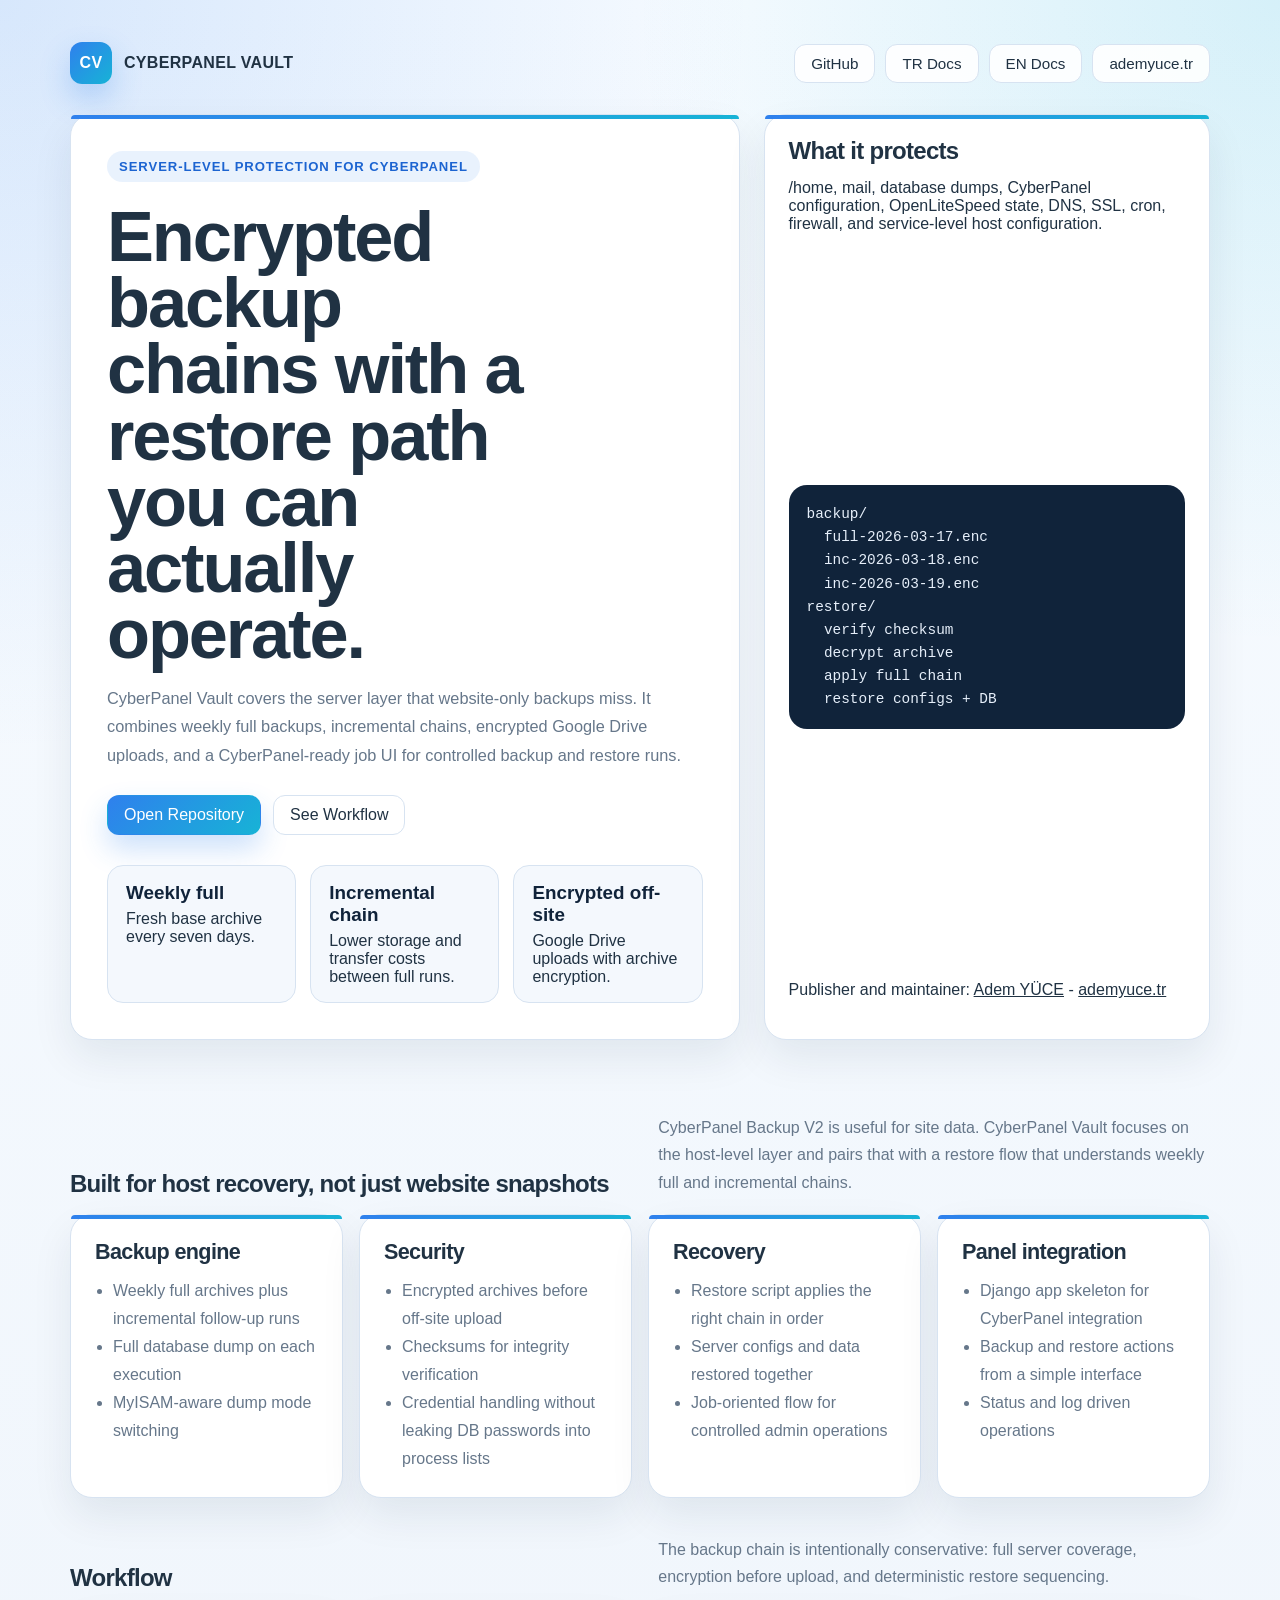
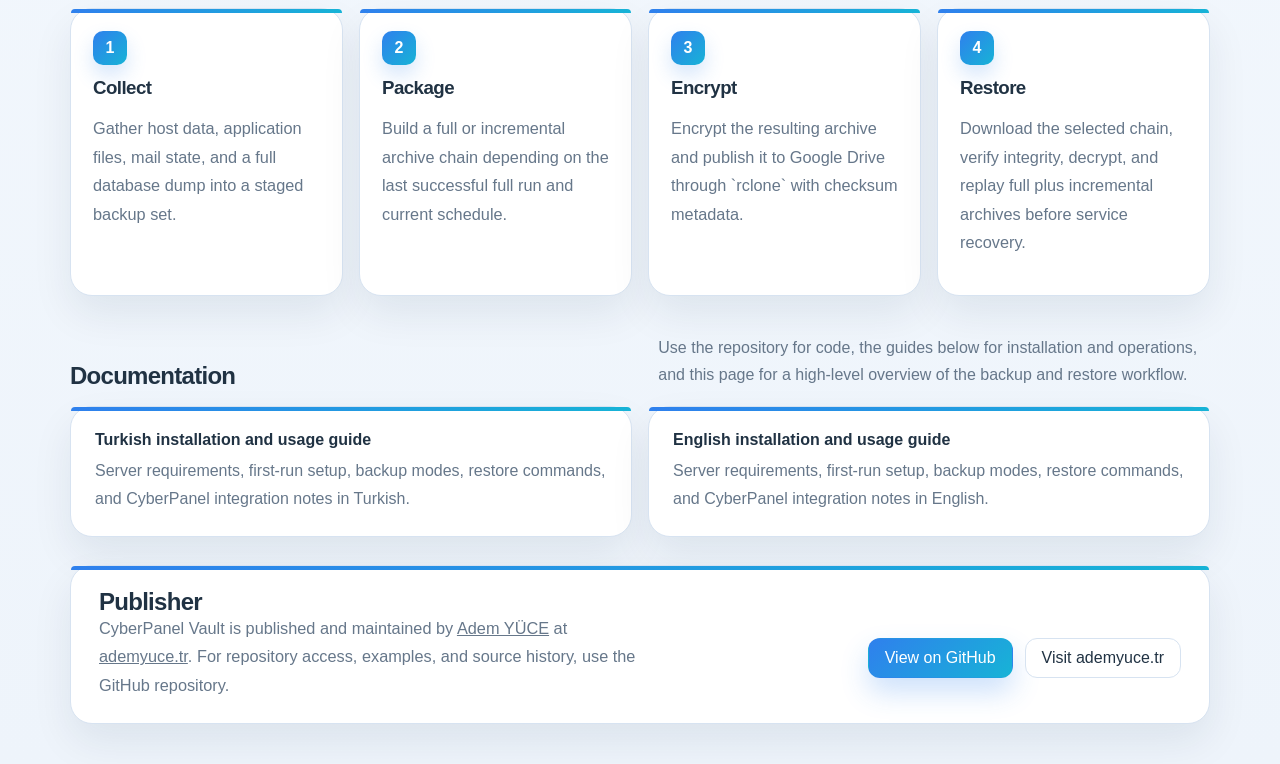
<file: docs/index.html>
<!DOCTYPE html>
<html lang="en">
<head>
  <meta charset="utf-8">
  <meta name="viewport" content="width=device-width, initial-scale=1">
  <title>CyberPanel Vault | Encrypted Backup and Restore for CyberPanel</title>
  <meta name="description" content="CyberPanel Vault delivers weekly full backups, incremental chains, encrypted Google Drive uploads, and a CyberPanel-ready restore interface for server-level recovery.">
  <meta name="keywords" content="CyberPanel backup, CyberPanel restore, Google Drive backup, rclone backup, incremental backup, OpenLiteSpeed backup, server recovery">
  <meta name="author" content="Adem Yuce">
  <meta name="theme-color" content="#143642">
  <meta name="robots" content="index, follow">
  <meta name="geo.region" content="TR">
  <meta name="geo.placename" content="Turkey">
  <link rel="canonical" href="https://adeministratorr.github.io/cyberpanel-vault/">
  <link rel="icon" href="assets/icon.svg" type="image/svg+xml">
  <link rel="manifest" href="site.webmanifest">
  <link rel="stylesheet" href="assets/cyberpanel-pages.css?v=2">
  <meta property="og:type" content="website">
  <meta property="og:title" content="CyberPanel Vault">
  <meta property="og:description" content="Encrypted weekly full and incremental server backups for CyberPanel, with Google Drive uploads and restore tooling.">
  <meta property="og:url" content="https://adeministratorr.github.io/cyberpanel-vault/">
  <meta property="og:image" content="https://adeministratorr.github.io/cyberpanel-vault/assets/social-preview.svg">
  <meta property="og:site_name" content="CyberPanel Vault">
  <meta name="twitter:card" content="summary_large_image">
  <meta name="twitter:title" content="CyberPanel Vault">
  <meta name="twitter:description" content="CyberPanel server backup and restore manager with weekly full backups, incremental chains, Google Drive support, encryption, and a CyberPanel-ready UI.">
  <meta name="twitter:image" content="https://adeministratorr.github.io/cyberpanel-vault/assets/social-preview.svg">
  <script type="application/ld+json">
    {
      "@context": "https://schema.org",
      "@type": "SoftwareSourceCode",
      "name": "CyberPanel Vault",
      "description": "Server-level backup and restore toolkit for CyberPanel with weekly full backups, incremental chains, encrypted Google Drive uploads, and a CyberPanel-ready UI.",
      "codeRepository": "https://github.com/adeministratorr/cyberpanel-vault",
      "url": "https://adeministratorr.github.io/cyberpanel-vault/",
      "programmingLanguage": ["Bash", "Python", "HTML"],
      "runtimePlatform": "Linux",
      "author": {
        "@type": "Person",
        "name": "Adem Yuce",
        "url": "https://ademyuce.tr"
      },
      "publisher": {
        "@type": "Organization",
        "name": "ademyuce.tr",
        "url": "https://ademyuce.tr"
      },
      "keywords": "CyberPanel, backup, restore, rclone, Google Drive, incremental backup"
    }
  </script>
</head>
<body class="landing-page">
  <div class="shell">
    <header class="hero">
      <nav class="nav">
        <a class="brand" href="https://github.com/adeministratorr/cyberpanel-vault">
          <span class="brand-mark">CV</span>
          <span>CyberPanel Vault</span>
        </a>
        <div class="nav-links">
          <a href="https://github.com/adeministratorr/cyberpanel-vault">GitHub</a>
          <a href="TR/">TR Docs</a>
          <a href="EN/">EN Docs</a>
          <a href="https://ademyuce.tr">ademyuce.tr</a>
        </div>
      </nav>
      <div class="hero-grid">
        <section class="hero-copy">
          <span class="eyebrow">Server-Level Protection for CyberPanel</span>
          <h1>Encrypted backup chains with a restore path you can actually operate.</h1>
          <p>CyberPanel Vault covers the server layer that website-only backups miss. It combines weekly full backups, incremental chains, encrypted Google Drive uploads, and a CyberPanel-ready job UI for controlled backup and restore runs.</p>
          <div class="actions">
            <a class="button primary" href="https://github.com/adeministratorr/cyberpanel-vault">Open Repository</a>
            <a class="button secondary" href="#workflow">See Workflow</a>
          </div>
          <div class="meta">
            <div>
              <strong>Weekly full</strong>
              <span>Fresh base archive every seven days.</span>
            </div>
            <div>
              <strong>Incremental chain</strong>
              <span>Lower storage and transfer costs between full runs.</span>
            </div>
            <div>
              <strong>Encrypted off-site</strong>
              <span>Google Drive uploads with archive encryption.</span>
            </div>
          </div>
        </section>
        <aside class="hero-panel">
          <div>
            <h2>What it protects</h2>
            <p>/home, mail, database dumps, CyberPanel configuration, OpenLiteSpeed state, DNS, SSL, cron, firewall, and service-level host configuration.</p>
          </div>
          <pre><code>backup/
  full-2026-03-17.enc
  inc-2026-03-18.enc
  inc-2026-03-19.enc
restore/
  verify checksum
  decrypt archive
  apply full chain
  restore configs + DB</code></pre>
          <div>
            <p>Publisher and maintainer: <a href="https://ademyuce.tr">Adem YÜCE</a> - <a href="https://ademyuce.tr">ademyuce.tr</a></p>
          </div>
        </aside>
      </div>
    </header>

    <main>
      <section class="section">
        <div class="section-head">
          <div>
            <h2>Built for host recovery, not just website snapshots</h2>
          </div>
          <p>CyberPanel Backup V2 is useful for site data. CyberPanel Vault focuses on the host-level layer and pairs that with a restore flow that understands weekly full and incremental chains.</p>
        </div>
        <div class="grid">
          <article class="panel">
            <h3>Backup engine</h3>
            <ul>
              <li>Weekly full archives plus incremental follow-up runs</li>
              <li>Full database dump on each execution</li>
              <li>MyISAM-aware dump mode switching</li>
            </ul>
          </article>
          <article class="panel">
            <h3>Security</h3>
            <ul>
              <li>Encrypted archives before off-site upload</li>
              <li>Checksums for integrity verification</li>
              <li>Credential handling without leaking DB passwords into process lists</li>
            </ul>
          </article>
          <article class="panel">
            <h3>Recovery</h3>
            <ul>
              <li>Restore script applies the right chain in order</li>
              <li>Server configs and data restored together</li>
              <li>Job-oriented flow for controlled admin operations</li>
            </ul>
          </article>
          <article class="panel">
            <h3>Panel integration</h3>
            <ul>
              <li>Django app skeleton for CyberPanel integration</li>
              <li>Backup and restore actions from a simple interface</li>
              <li>Status and log driven operations</li>
            </ul>
          </article>
        </div>
      </section>

      <section class="section" id="workflow">
        <div class="section-head">
          <div>
            <h2>Workflow</h2>
          </div>
          <p>The backup chain is intentionally conservative: full server coverage, encryption before upload, and deterministic restore sequencing.</p>
        </div>
        <div class="workflow">
          <article class="workflow-card">
            <span class="step">1</span>
            <h3>Collect</h3>
            <p>Gather host data, application files, mail state, and a full database dump into a staged backup set.</p>
          </article>
          <article class="workflow-card">
            <span class="step">2</span>
            <h3>Package</h3>
            <p>Build a full or incremental archive chain depending on the last successful full run and current schedule.</p>
          </article>
          <article class="workflow-card">
            <span class="step">3</span>
            <h3>Encrypt</h3>
            <p>Encrypt the resulting archive and publish it to Google Drive through `rclone` with checksum metadata.</p>
          </article>
          <article class="workflow-card">
            <span class="step">4</span>
            <h3>Restore</h3>
            <p>Download the selected chain, verify integrity, decrypt, and replay full plus incremental archives before service recovery.</p>
          </article>
        </div>
      </section>

      <section class="section">
        <div class="section-head">
          <div>
            <h2>Documentation</h2>
          </div>
          <p>Use the repository for code, the guides below for installation and operations, and this page for a high-level overview of the backup and restore workflow.</p>
        </div>
        <div class="docs-grid">
          <a class="doc-link" href="TR/kurulum-ve-kullanim/">
            <strong>Turkish installation and usage guide</strong>
            <span>Server requirements, first-run setup, backup modes, restore commands, and CyberPanel integration notes in Turkish.</span>
          </a>
          <a class="doc-link" href="EN/installation-and-usage/">
            <strong>English installation and usage guide</strong>
            <span>Server requirements, first-run setup, backup modes, restore commands, and CyberPanel integration notes in English.</span>
          </a>
        </div>
      </section>
    </main>

    <footer class="footer">
      <div class="footer-card">
        <div>
          <h2>Publisher</h2>
          <p>CyberPanel Vault is published and maintained by <a href="https://ademyuce.tr">Adem YÜCE</a> at <a href="https://ademyuce.tr">ademyuce.tr</a>. For repository access, examples, and source history, use the GitHub repository.</p>
        </div>
        <div class="actions">
          <a class="button primary" href="https://github.com/adeministratorr/cyberpanel-vault">View on GitHub</a>
          <a class="button secondary" href="https://ademyuce.tr">Visit ademyuce.tr</a>
        </div>
      </div>
    </footer>
  </div>
</body>
</html>
</file>
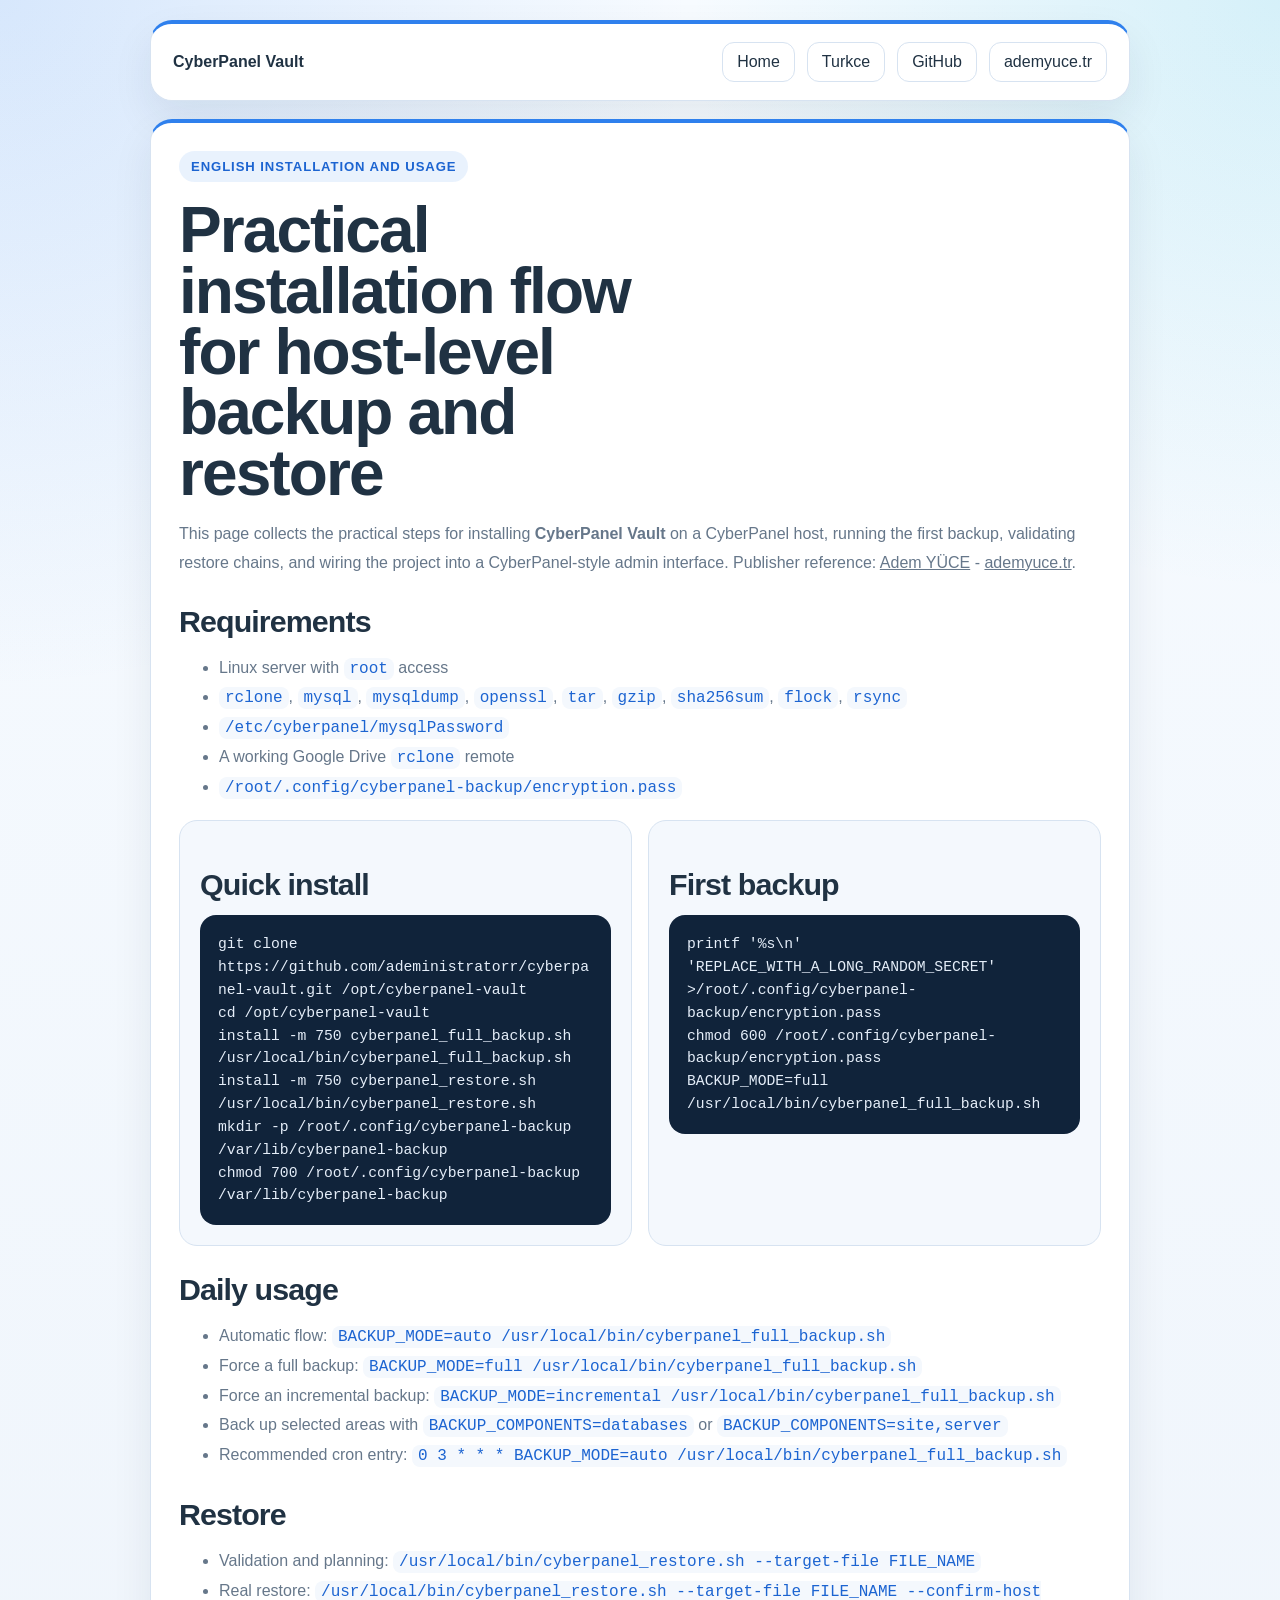
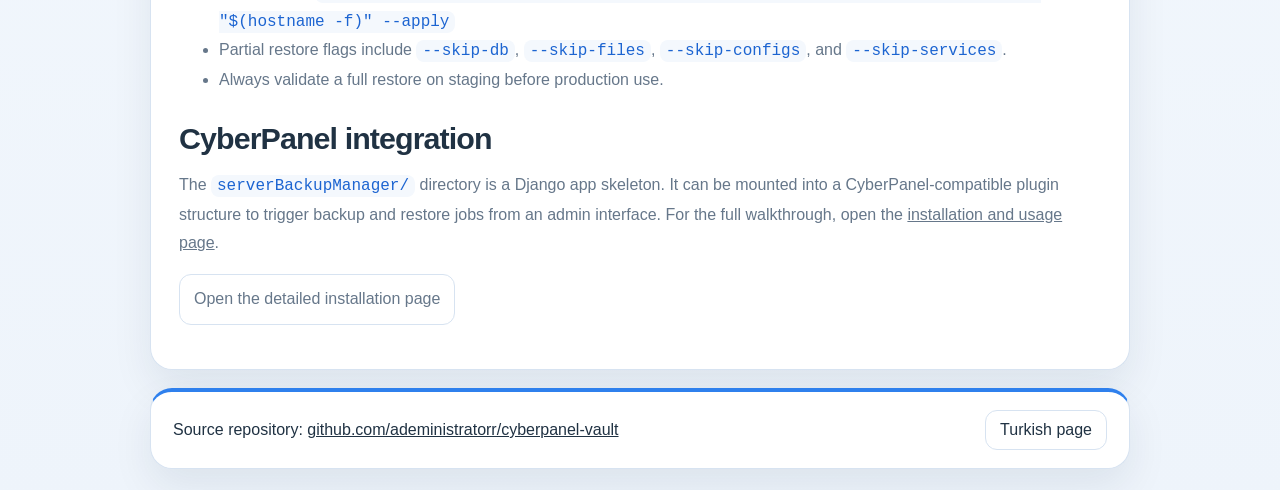
<file: docs/EN/index.html>
<!DOCTYPE html>
<html lang="en">
<head>
  <meta charset="utf-8">
  <meta name="viewport" content="width=device-width, initial-scale=1">
  <title>CyberPanel Vault | Installation and Usage Guide</title>
  <meta name="description" content="English installation guide for CyberPanel Vault covering setup, backup usage, restore flow, and CyberPanel integration.">
  <meta name="robots" content="index, follow">
  <meta name="geo.region" content="TR">
  <meta name="geo.placename" content="Turkey">
  <link rel="canonical" href="https://adeministratorr.github.io/cyberpanel-vault/EN/">
  <link rel="icon" href="../assets/icon.svg" type="image/svg+xml">
  <link rel="stylesheet" href="../assets/cyberpanel-pages.css?v=3">
</head>
<body class="guide-page">
  <div class="shell">
    <nav class="nav">
      <strong>CyberPanel Vault</strong>
      <div>
        <a href="../">Home</a>
        <a href="../TR/">Turkce</a>
        <a href="https://github.com/adeministratorr/cyberpanel-vault">GitHub</a>
        <a href="https://ademyuce.tr">ademyuce.tr</a>
      </div>
    </nav>

    <article class="card">
      <span class="eyebrow">English Installation and Usage</span>
      <h1>Practical installation flow for host-level backup and restore</h1>
      <p>This page collects the practical steps for installing <strong>CyberPanel Vault</strong> on a CyberPanel host, running the first backup, validating restore chains, and wiring the project into a CyberPanel-style admin interface. Publisher reference: <a href="https://ademyuce.tr">Adem YÜCE</a> - <a href="https://ademyuce.tr">ademyuce.tr</a>.</p>

      <h2>Requirements</h2>
      <ul>
        <li>Linux server with <code>root</code> access</li>
        <li><code>rclone</code>, <code>mysql</code>, <code>mysqldump</code>, <code>openssl</code>, <code>tar</code>, <code>gzip</code>, <code>sha256sum</code>, <code>flock</code>, <code>rsync</code></li>
        <li><code>/etc/cyberpanel/mysqlPassword</code></li>
        <li>A working Google Drive <code>rclone</code> remote</li>
        <li><code>/root/.config/cyberpanel-backup/encryption.pass</code></li>
      </ul>

      <div class="grid">
        <section class="mini">
          <h2>Quick install</h2>
          <pre><code>git clone https://github.com/adeministratorr/cyberpanel-vault.git /opt/cyberpanel-vault
cd /opt/cyberpanel-vault
install -m 750 cyberpanel_full_backup.sh /usr/local/bin/cyberpanel_full_backup.sh
install -m 750 cyberpanel_restore.sh /usr/local/bin/cyberpanel_restore.sh
mkdir -p /root/.config/cyberpanel-backup /var/lib/cyberpanel-backup
chmod 700 /root/.config/cyberpanel-backup /var/lib/cyberpanel-backup</code></pre>
        </section>
        <section class="mini">
          <h2>First backup</h2>
          <pre><code>printf '%s\n' 'REPLACE_WITH_A_LONG_RANDOM_SECRET' >/root/.config/cyberpanel-backup/encryption.pass
chmod 600 /root/.config/cyberpanel-backup/encryption.pass
BACKUP_MODE=full /usr/local/bin/cyberpanel_full_backup.sh</code></pre>
        </section>
      </div>

      <h2>Daily usage</h2>
      <ul>
        <li>Automatic flow: <code>BACKUP_MODE=auto /usr/local/bin/cyberpanel_full_backup.sh</code></li>
        <li>Force a full backup: <code>BACKUP_MODE=full /usr/local/bin/cyberpanel_full_backup.sh</code></li>
        <li>Force an incremental backup: <code>BACKUP_MODE=incremental /usr/local/bin/cyberpanel_full_backup.sh</code></li>
        <li>Back up selected areas with <code>BACKUP_COMPONENTS=databases</code> or <code>BACKUP_COMPONENTS=site,server</code></li>
        <li>Recommended cron entry: <code>0 3 * * * BACKUP_MODE=auto /usr/local/bin/cyberpanel_full_backup.sh</code></li>
      </ul>

      <h2>Restore</h2>
      <ul>
        <li>Validation and planning: <code>/usr/local/bin/cyberpanel_restore.sh --target-file FILE_NAME</code></li>
        <li>Real restore: <code>/usr/local/bin/cyberpanel_restore.sh --target-file FILE_NAME --confirm-host "$(hostname -f)" --apply</code></li>
        <li>Partial restore flags include <code>--skip-db</code>, <code>--skip-files</code>, <code>--skip-configs</code>, and <code>--skip-services</code>.</li>
        <li>Always validate a full restore on staging before production use.</li>
      </ul>

      <h2>CyberPanel integration</h2>
      <p>The <code>serverBackupManager/</code> directory is a Django app skeleton. It can be mounted into a CyberPanel-compatible plugin structure to trigger backup and restore jobs from an admin interface. For the full walkthrough, open the <a href="installation-and-usage/">installation and usage page</a>.</p>
      <p><a class="button" href="installation-and-usage/">Open the detailed installation page</a></p>
    </article>

    <footer class="footer">
      <span>Source repository: <a href="https://github.com/adeministratorr/cyberpanel-vault">github.com/adeministratorr/cyberpanel-vault</a></span>
      <a class="button" href="../TR/">Turkish page</a>
    </footer>
  </div>
</body>
</html>
</file>
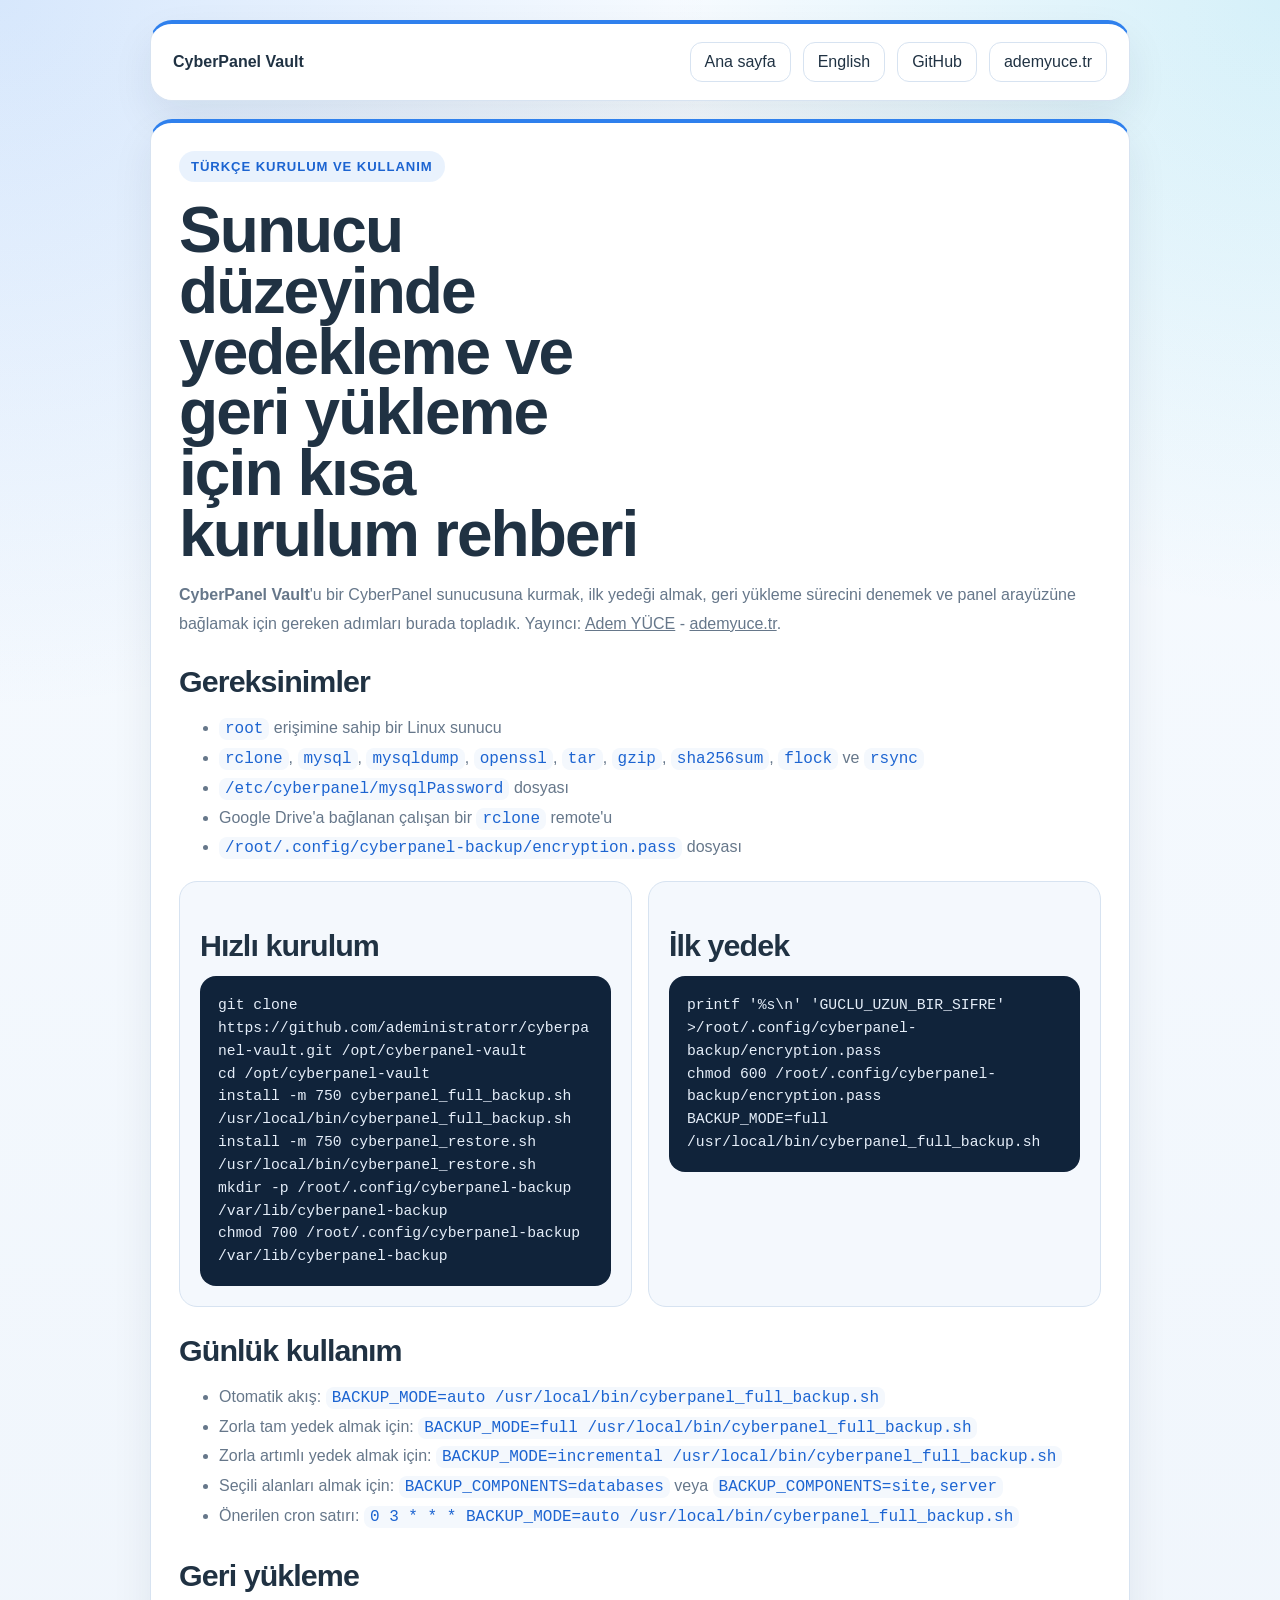
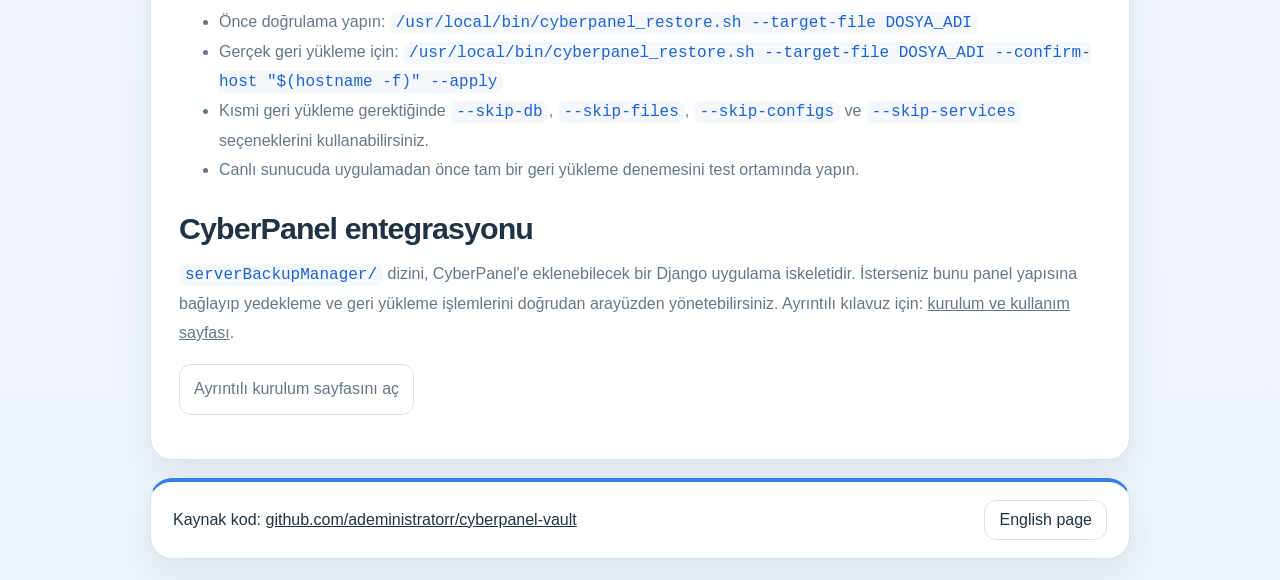
<file: docs/TR/index.html>
<!DOCTYPE html>
<html lang="tr">
<head>
  <meta charset="utf-8">
  <meta name="viewport" content="width=device-width, initial-scale=1">
  <title>CyberPanel Vault | Kurulum ve Kullanım Rehberi</title>
  <meta name="description" content="CyberPanel Vault için kurulum, yedekleme kullanımı, geri yükleme akışı ve CyberPanel entegrasyonu rehberi.">
  <meta name="robots" content="index, follow">
  <meta name="geo.region" content="TR">
  <meta name="geo.placename" content="Turkey">
  <link rel="canonical" href="https://adeministratorr.github.io/cyberpanel-vault/TR/">
  <link rel="icon" href="../assets/icon.svg" type="image/svg+xml">
  <link rel="stylesheet" href="../assets/cyberpanel-pages.css?v=3">
</head>
<body class="guide-page">
  <div class="shell">
    <nav class="nav">
      <strong>CyberPanel Vault</strong>
      <div>
        <a href="../">Ana sayfa</a>
        <a href="../EN/">English</a>
        <a href="https://github.com/adeministratorr/cyberpanel-vault">GitHub</a>
        <a href="https://ademyuce.tr">ademyuce.tr</a>
      </div>
    </nav>

    <article class="card">
      <span class="eyebrow">Türkçe Kurulum ve Kullanım</span>
      <h1>Sunucu düzeyinde yedekleme ve geri yükleme için kısa kurulum rehberi</h1>
      <p><strong>CyberPanel Vault</strong>'u bir CyberPanel sunucusuna kurmak, ilk yedeği almak, geri yükleme sürecini denemek ve panel arayüzüne bağlamak için gereken adımları burada topladık. Yayıncı: <a href="https://ademyuce.tr">Adem YÜCE</a> - <a href="https://ademyuce.tr">ademyuce.tr</a>.</p>

      <h2>Gereksinimler</h2>
      <ul>
        <li><code>root</code> erişimine sahip bir Linux sunucu</li>
        <li><code>rclone</code>, <code>mysql</code>, <code>mysqldump</code>, <code>openssl</code>, <code>tar</code>, <code>gzip</code>, <code>sha256sum</code>, <code>flock</code> ve <code>rsync</code></li>
        <li><code>/etc/cyberpanel/mysqlPassword</code> dosyası</li>
        <li>Google Drive'a bağlanan çalışan bir <code>rclone</code> remote'u</li>
        <li><code>/root/.config/cyberpanel-backup/encryption.pass</code> dosyası</li>
      </ul>

      <div class="grid">
        <section class="mini">
          <h2>Hızlı kurulum</h2>
          <pre><code>git clone https://github.com/adeministratorr/cyberpanel-vault.git /opt/cyberpanel-vault
cd /opt/cyberpanel-vault
install -m 750 cyberpanel_full_backup.sh /usr/local/bin/cyberpanel_full_backup.sh
install -m 750 cyberpanel_restore.sh /usr/local/bin/cyberpanel_restore.sh
mkdir -p /root/.config/cyberpanel-backup /var/lib/cyberpanel-backup
chmod 700 /root/.config/cyberpanel-backup /var/lib/cyberpanel-backup</code></pre>
        </section>
        <section class="mini">
          <h2>İlk yedek</h2>
          <pre><code>printf '%s\n' 'GUCLU_UZUN_BIR_SIFRE' >/root/.config/cyberpanel-backup/encryption.pass
chmod 600 /root/.config/cyberpanel-backup/encryption.pass
BACKUP_MODE=full /usr/local/bin/cyberpanel_full_backup.sh</code></pre>
        </section>
      </div>

      <h2>Günlük kullanım</h2>
      <ul>
        <li>Otomatik akış: <code>BACKUP_MODE=auto /usr/local/bin/cyberpanel_full_backup.sh</code></li>
        <li>Zorla tam yedek almak için: <code>BACKUP_MODE=full /usr/local/bin/cyberpanel_full_backup.sh</code></li>
        <li>Zorla artımlı yedek almak için: <code>BACKUP_MODE=incremental /usr/local/bin/cyberpanel_full_backup.sh</code></li>
        <li>Seçili alanları almak için: <code>BACKUP_COMPONENTS=databases</code> veya <code>BACKUP_COMPONENTS=site,server</code></li>
        <li>Önerilen cron satırı: <code>0 3 * * * BACKUP_MODE=auto /usr/local/bin/cyberpanel_full_backup.sh</code></li>
      </ul>

      <h2>Geri yükleme</h2>
      <ul>
        <li>Önce doğrulama yapın: <code>/usr/local/bin/cyberpanel_restore.sh --target-file DOSYA_ADI</code></li>
        <li>Gerçek geri yükleme için: <code>/usr/local/bin/cyberpanel_restore.sh --target-file DOSYA_ADI --confirm-host "$(hostname -f)" --apply</code></li>
        <li>Kısmi geri yükleme gerektiğinde <code>--skip-db</code>, <code>--skip-files</code>, <code>--skip-configs</code> ve <code>--skip-services</code> seçeneklerini kullanabilirsiniz.</li>
        <li>Canlı sunucuda uygulamadan önce tam bir geri yükleme denemesini test ortamında yapın.</li>
      </ul>

      <h2>CyberPanel entegrasyonu</h2>
      <p><code>serverBackupManager/</code> dizini, CyberPanel'e eklenebilecek bir Django uygulama iskeletidir. İsterseniz bunu panel yapısına bağlayıp yedekleme ve geri yükleme işlemlerini doğrudan arayüzden yönetebilirsiniz. Ayrıntılı kılavuz için: <a href="kurulum-ve-kullanim/">kurulum ve kullanım sayfası</a>.</p>
      <p><a class="button" href="kurulum-ve-kullanim/">Ayrıntılı kurulum sayfasını aç</a></p>
    </article>

    <footer class="footer">
      <span>Kaynak kod: <a href="https://github.com/adeministratorr/cyberpanel-vault">github.com/adeministratorr/cyberpanel-vault</a></span>
      <a class="button" href="../EN/">English page</a>
    </footer>
  </div>
</body>
</html>
</file>
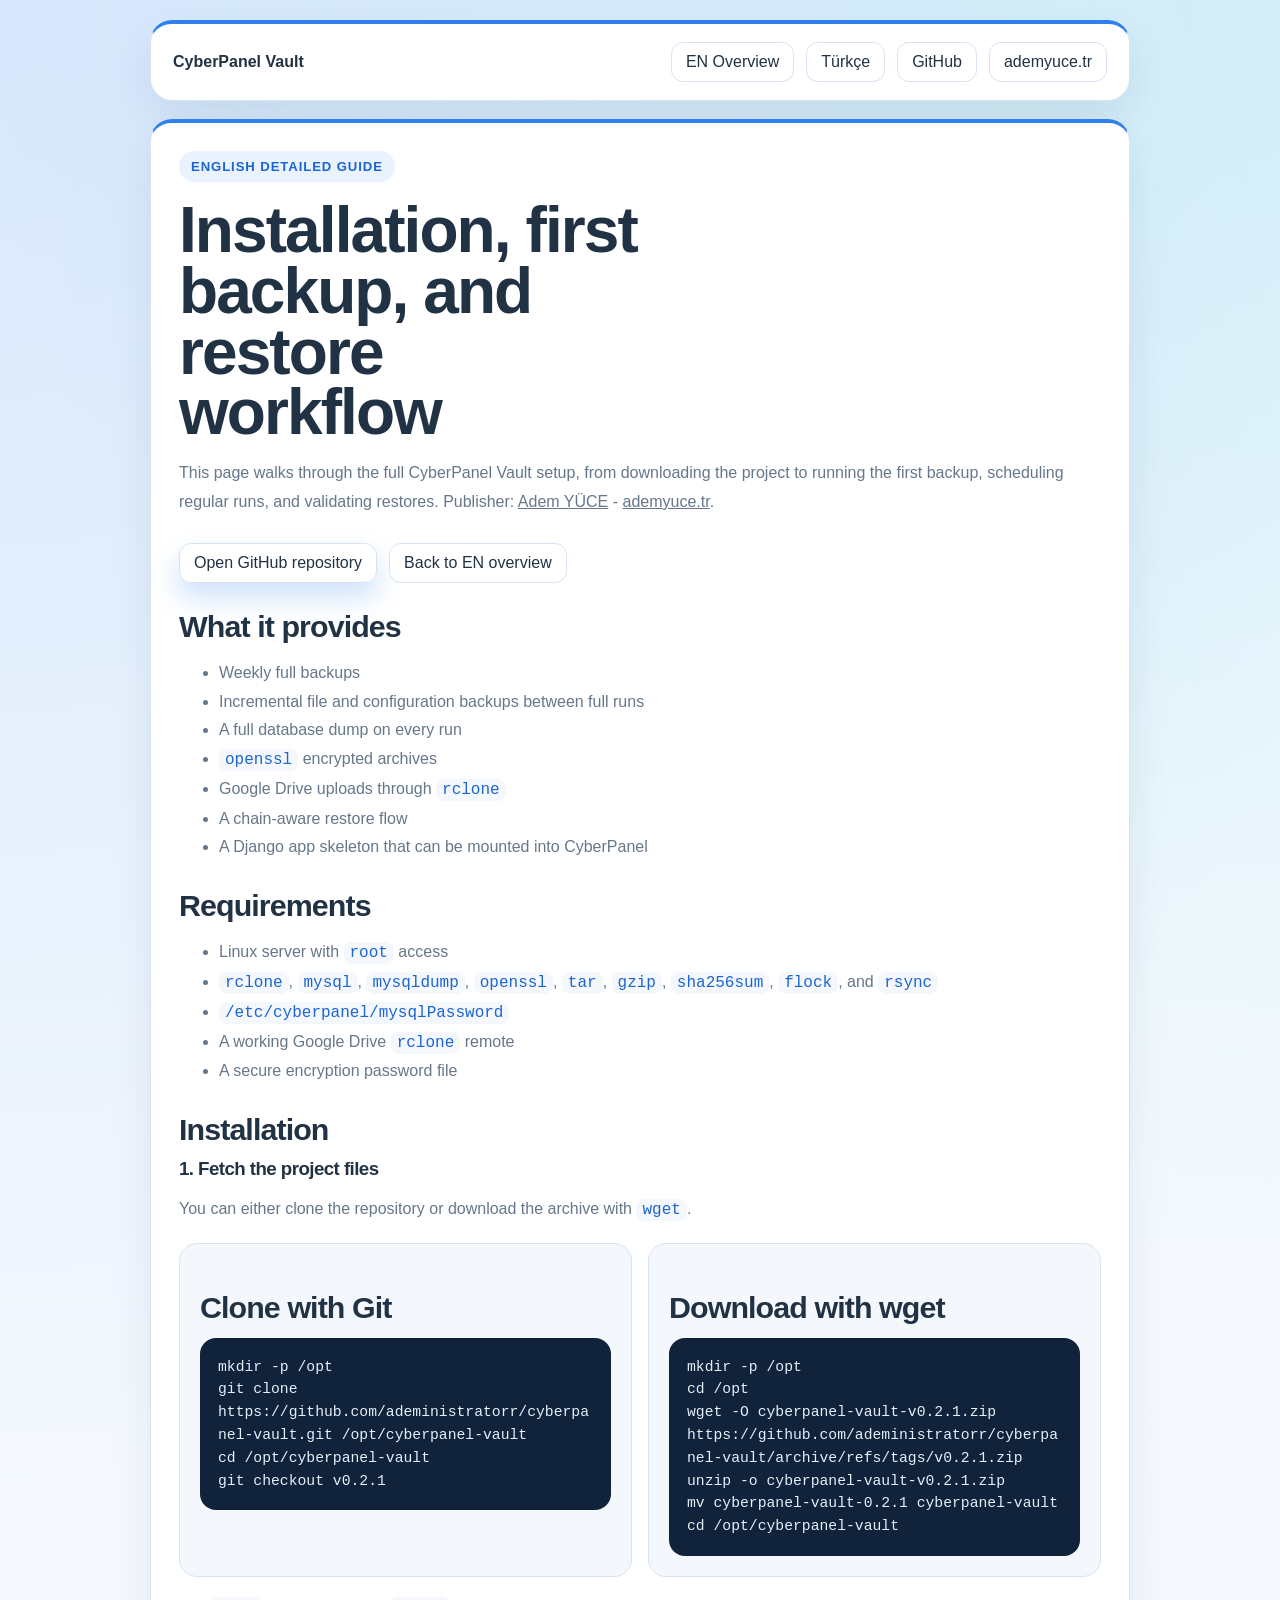
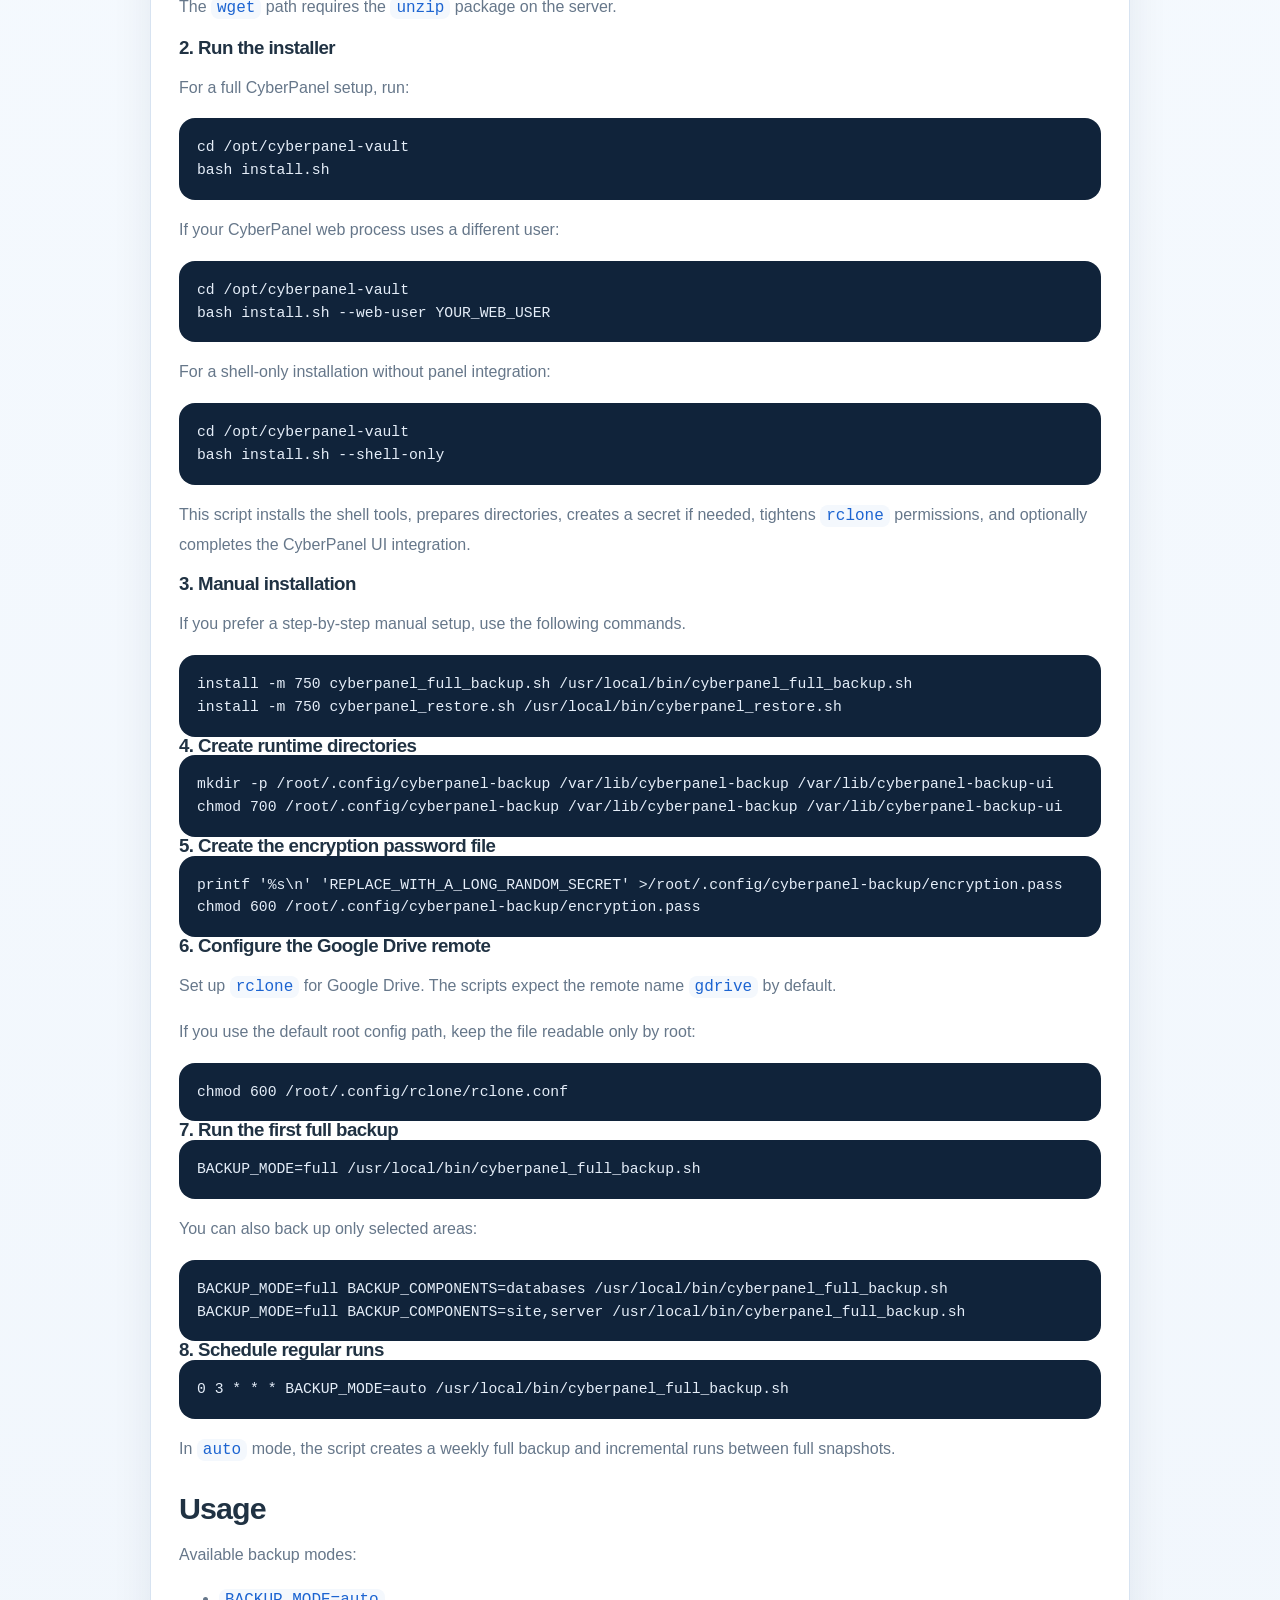
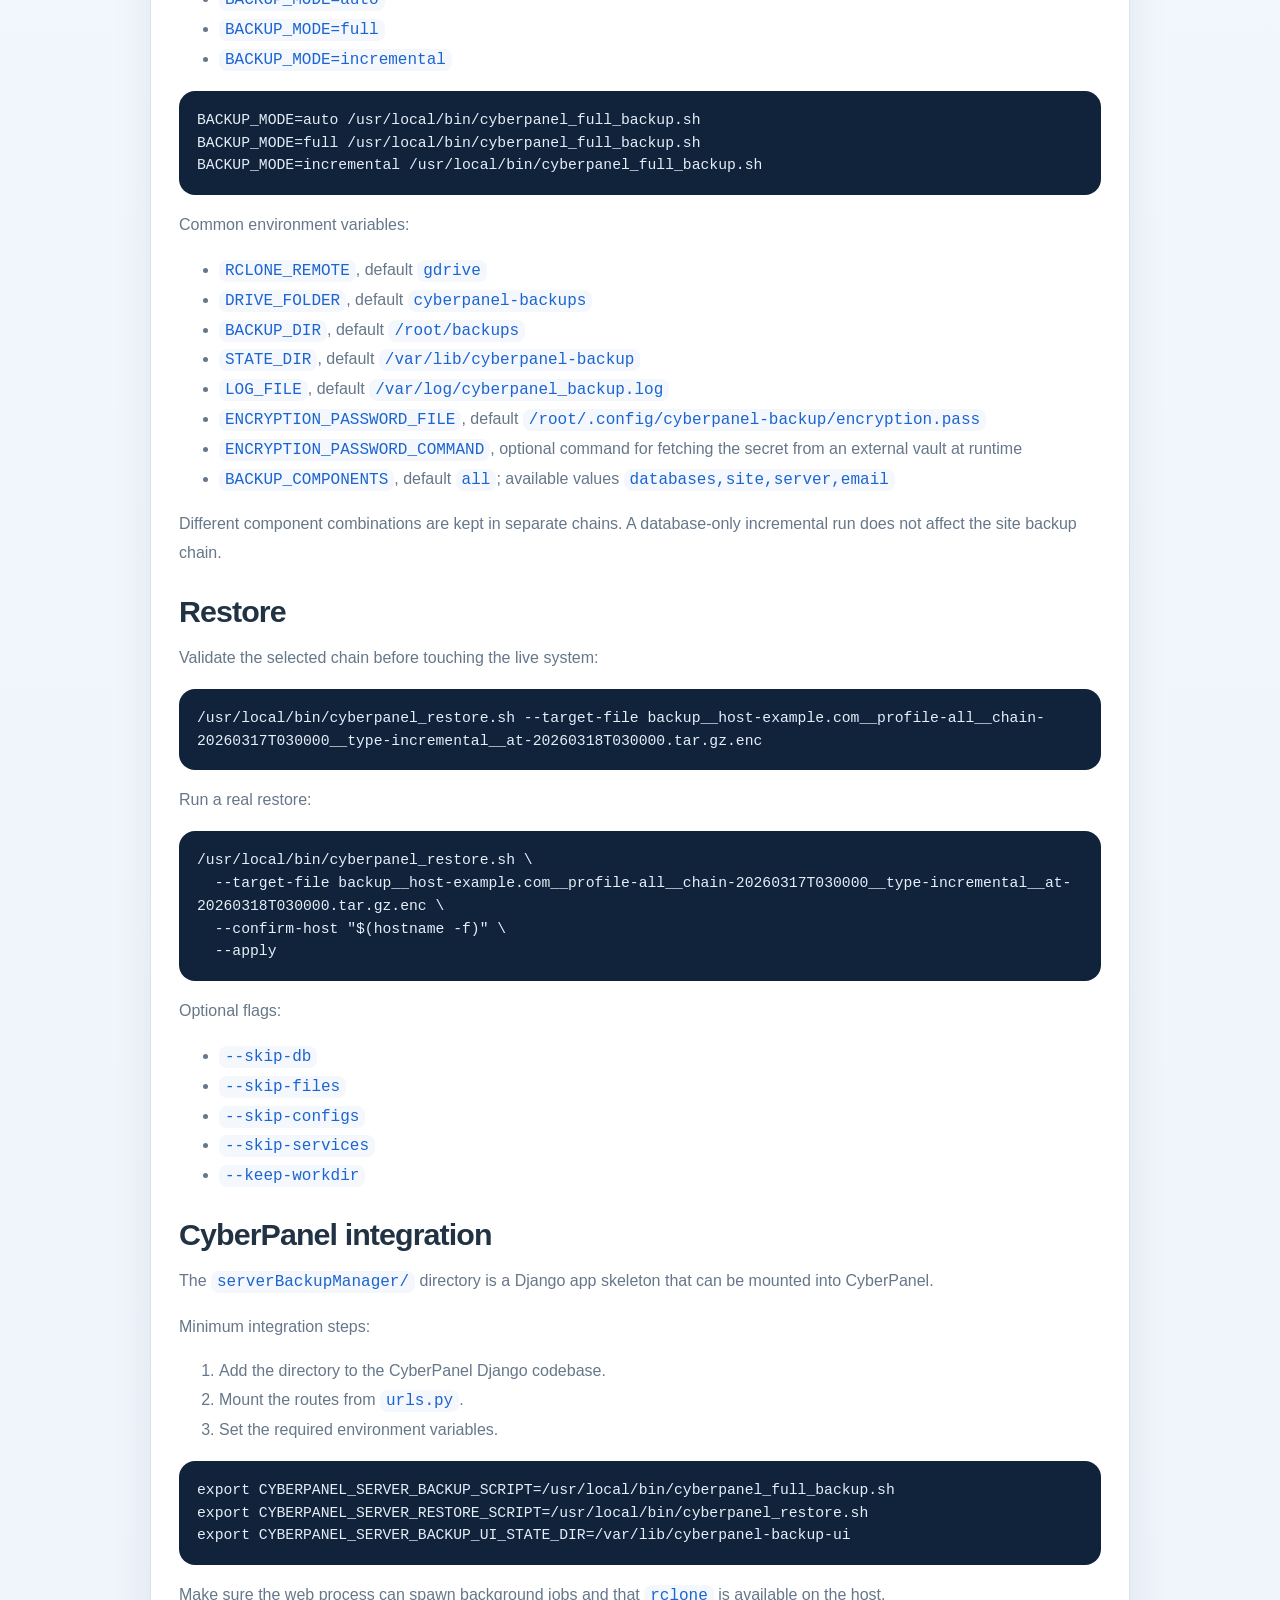
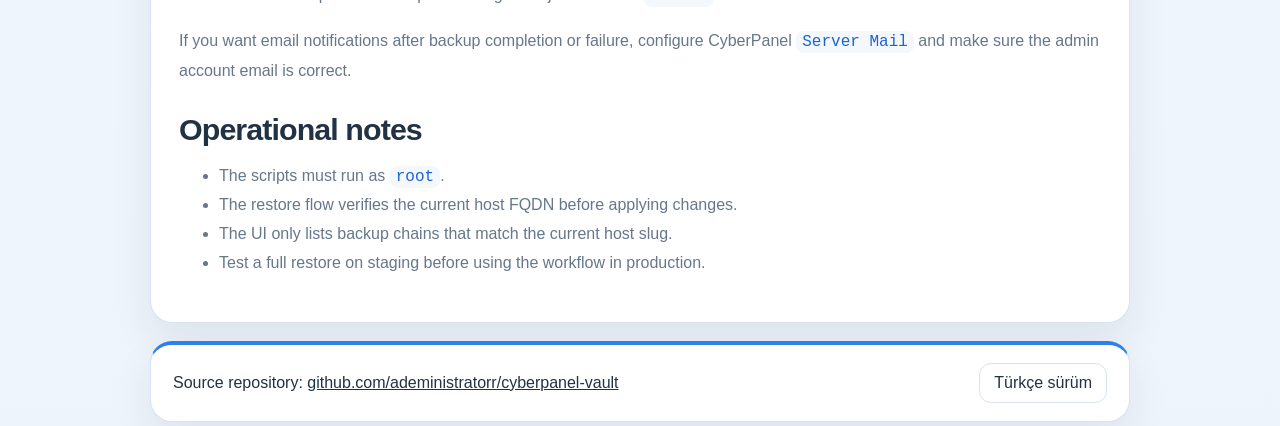
<file: docs/EN/installation-and-usage/index.html>
<!DOCTYPE html>
<html lang="en">
<head>
  <meta charset="utf-8">
  <meta name="viewport" content="width=device-width, initial-scale=1">
  <title>CyberPanel Vault | Installation and Usage</title>
  <meta name="description" content="Detailed installation, download, first backup, restore, and CyberPanel integration guide for CyberPanel Vault.">
  <meta name="robots" content="index, follow">
  <meta name="geo.region" content="TR">
  <meta name="geo.placename" content="Turkey">
  <link rel="canonical" href="https://adeministratorr.github.io/cyberpanel-vault/EN/installation-and-usage/">
  <link rel="icon" href="../../assets/icon.svg" type="image/svg+xml">
  <link rel="stylesheet" href="../../assets/cyberpanel-pages.css?v=3">
</head>
<body class="guide-page">
  <div class="shell">
    <nav class="nav">
      <strong>CyberPanel Vault</strong>
      <div>
        <a href="../">EN Overview</a>
        <a href="../../TR/kurulum-ve-kullanim/">Türkçe</a>
        <a href="https://github.com/adeministratorr/cyberpanel-vault">GitHub</a>
        <a href="https://ademyuce.tr">ademyuce.tr</a>
      </div>
    </nav>

    <article class="card">
      <span class="eyebrow">English Detailed Guide</span>
      <h1>Installation, first backup, and restore workflow</h1>
      <p>This page walks through the full CyberPanel Vault setup, from downloading the project to running the first backup, scheduling regular runs, and validating restores. Publisher: <a href="https://ademyuce.tr">Adem YÜCE</a> - <a href="https://ademyuce.tr">ademyuce.tr</a>.</p>

      <div class="actions">
        <a class="button primary" href="https://github.com/adeministratorr/cyberpanel-vault">Open GitHub repository</a>
        <a class="button secondary" href="../">Back to EN overview</a>
      </div>

      <h2>What it provides</h2>
      <ul>
        <li>Weekly full backups</li>
        <li>Incremental file and configuration backups between full runs</li>
        <li>A full database dump on every run</li>
        <li><code>openssl</code> encrypted archives</li>
        <li>Google Drive uploads through <code>rclone</code></li>
        <li>A chain-aware restore flow</li>
        <li>A Django app skeleton that can be mounted into CyberPanel</li>
      </ul>

      <h2>Requirements</h2>
      <ul>
        <li>Linux server with <code>root</code> access</li>
        <li><code>rclone</code>, <code>mysql</code>, <code>mysqldump</code>, <code>openssl</code>, <code>tar</code>, <code>gzip</code>, <code>sha256sum</code>, <code>flock</code>, and <code>rsync</code></li>
        <li><code>/etc/cyberpanel/mysqlPassword</code></li>
        <li>A working Google Drive <code>rclone</code> remote</li>
        <li>A secure encryption password file</li>
      </ul>

      <h2>Installation</h2>
      <h3>1. Fetch the project files</h3>
      <p>You can either clone the repository or download the archive with <code>wget</code>.</p>
      <div class="grid">
        <section class="mini">
          <h2>Clone with Git</h2>
          <pre><code>mkdir -p /opt
git clone https://github.com/adeministratorr/cyberpanel-vault.git /opt/cyberpanel-vault
cd /opt/cyberpanel-vault
git checkout v0.2.1</code></pre>
        </section>
        <section class="mini">
          <h2>Download with wget</h2>
          <pre><code>mkdir -p /opt
cd /opt
wget -O cyberpanel-vault-v0.2.1.zip https://github.com/adeministratorr/cyberpanel-vault/archive/refs/tags/v0.2.1.zip
unzip -o cyberpanel-vault-v0.2.1.zip
mv cyberpanel-vault-0.2.1 cyberpanel-vault
cd /opt/cyberpanel-vault</code></pre>
        </section>
      </div>
      <p>The <code>wget</code> path requires the <code>unzip</code> package on the server.</p>

      <h3>2. Run the installer</h3>
      <p>For a full CyberPanel setup, run:</p>
      <pre><code>cd /opt/cyberpanel-vault
bash install.sh</code></pre>
      <p>If your CyberPanel web process uses a different user:</p>
      <pre><code>cd /opt/cyberpanel-vault
bash install.sh --web-user YOUR_WEB_USER</code></pre>
      <p>For a shell-only installation without panel integration:</p>
      <pre><code>cd /opt/cyberpanel-vault
bash install.sh --shell-only</code></pre>
      <p>This script installs the shell tools, prepares directories, creates a secret if needed, tightens <code>rclone</code> permissions, and optionally completes the CyberPanel UI integration.</p>

      <h3>3. Manual installation</h3>
      <p>If you prefer a step-by-step manual setup, use the following commands.</p>
      <pre><code>install -m 750 cyberpanel_full_backup.sh /usr/local/bin/cyberpanel_full_backup.sh
install -m 750 cyberpanel_restore.sh /usr/local/bin/cyberpanel_restore.sh</code></pre>

      <h3>4. Create runtime directories</h3>
      <pre><code>mkdir -p /root/.config/cyberpanel-backup /var/lib/cyberpanel-backup /var/lib/cyberpanel-backup-ui
chmod 700 /root/.config/cyberpanel-backup /var/lib/cyberpanel-backup /var/lib/cyberpanel-backup-ui</code></pre>

      <h3>5. Create the encryption password file</h3>
      <pre><code>printf '%s\n' 'REPLACE_WITH_A_LONG_RANDOM_SECRET' >/root/.config/cyberpanel-backup/encryption.pass
chmod 600 /root/.config/cyberpanel-backup/encryption.pass</code></pre>

      <h3>6. Configure the Google Drive remote</h3>
      <p>Set up <code>rclone</code> for Google Drive. The scripts expect the remote name <code>gdrive</code> by default.</p>
      <p>If you use the default root config path, keep the file readable only by root:</p>
      <pre><code>chmod 600 /root/.config/rclone/rclone.conf</code></pre>

      <h3>7. Run the first full backup</h3>
      <pre><code>BACKUP_MODE=full /usr/local/bin/cyberpanel_full_backup.sh</code></pre>
      <p>You can also back up only selected areas:</p>
      <pre><code>BACKUP_MODE=full BACKUP_COMPONENTS=databases /usr/local/bin/cyberpanel_full_backup.sh
BACKUP_MODE=full BACKUP_COMPONENTS=site,server /usr/local/bin/cyberpanel_full_backup.sh</code></pre>

      <h3>8. Schedule regular runs</h3>
      <pre><code>0 3 * * * BACKUP_MODE=auto /usr/local/bin/cyberpanel_full_backup.sh</code></pre>
      <p>In <code>auto</code> mode, the script creates a weekly full backup and incremental runs between full snapshots.</p>

      <h2>Usage</h2>
      <p>Available backup modes:</p>
      <ul>
        <li><code>BACKUP_MODE=auto</code></li>
        <li><code>BACKUP_MODE=full</code></li>
        <li><code>BACKUP_MODE=incremental</code></li>
      </ul>
      <pre><code>BACKUP_MODE=auto /usr/local/bin/cyberpanel_full_backup.sh
BACKUP_MODE=full /usr/local/bin/cyberpanel_full_backup.sh
BACKUP_MODE=incremental /usr/local/bin/cyberpanel_full_backup.sh</code></pre>

      <p>Common environment variables:</p>
      <ul>
        <li><code>RCLONE_REMOTE</code>, default <code>gdrive</code></li>
        <li><code>DRIVE_FOLDER</code>, default <code>cyberpanel-backups</code></li>
        <li><code>BACKUP_DIR</code>, default <code>/root/backups</code></li>
        <li><code>STATE_DIR</code>, default <code>/var/lib/cyberpanel-backup</code></li>
        <li><code>LOG_FILE</code>, default <code>/var/log/cyberpanel_backup.log</code></li>
        <li><code>ENCRYPTION_PASSWORD_FILE</code>, default <code>/root/.config/cyberpanel-backup/encryption.pass</code></li>
        <li><code>ENCRYPTION_PASSWORD_COMMAND</code>, optional command for fetching the secret from an external vault at runtime</li>
        <li><code>BACKUP_COMPONENTS</code>, default <code>all</code>; available values <code>databases,site,server,email</code></li>
      </ul>
      <p>Different component combinations are kept in separate chains. A database-only incremental run does not affect the site backup chain.</p>

      <h2>Restore</h2>
      <p>Validate the selected chain before touching the live system:</p>
      <pre><code>/usr/local/bin/cyberpanel_restore.sh --target-file backup__host-example.com__profile-all__chain-20260317T030000__type-incremental__at-20260318T030000.tar.gz.enc</code></pre>

      <p>Run a real restore:</p>
      <pre><code>/usr/local/bin/cyberpanel_restore.sh \
  --target-file backup__host-example.com__profile-all__chain-20260317T030000__type-incremental__at-20260318T030000.tar.gz.enc \
  --confirm-host "$(hostname -f)" \
  --apply</code></pre>

      <p>Optional flags:</p>
      <ul>
        <li><code>--skip-db</code></li>
        <li><code>--skip-files</code></li>
        <li><code>--skip-configs</code></li>
        <li><code>--skip-services</code></li>
        <li><code>--keep-workdir</code></li>
      </ul>

      <h2>CyberPanel integration</h2>
      <p>The <code>serverBackupManager/</code> directory is a Django app skeleton that can be mounted into CyberPanel.</p>
      <p>Minimum integration steps:</p>
      <ol>
        <li>Add the directory to the CyberPanel Django codebase.</li>
        <li>Mount the routes from <code>urls.py</code>.</li>
        <li>Set the required environment variables.</li>
      </ol>
      <pre><code>export CYBERPANEL_SERVER_BACKUP_SCRIPT=/usr/local/bin/cyberpanel_full_backup.sh
export CYBERPANEL_SERVER_RESTORE_SCRIPT=/usr/local/bin/cyberpanel_restore.sh
export CYBERPANEL_SERVER_BACKUP_UI_STATE_DIR=/var/lib/cyberpanel-backup-ui</code></pre>
      <p>Make sure the web process can spawn background jobs and that <code>rclone</code> is available on the host.</p>
      <p>If you want email notifications after backup completion or failure, configure CyberPanel <code>Server Mail</code> and make sure the admin account email is correct.</p>

      <h2>Operational notes</h2>
      <ul>
        <li>The scripts must run as <code>root</code>.</li>
        <li>The restore flow verifies the current host FQDN before applying changes.</li>
        <li>The UI only lists backup chains that match the current host slug.</li>
        <li>Test a full restore on staging before using the workflow in production.</li>
      </ul>
    </article>

    <footer class="footer">
      <span>Source repository: <a href="https://github.com/adeministratorr/cyberpanel-vault">github.com/adeministratorr/cyberpanel-vault</a></span>
      <a class="button" href="../../TR/kurulum-ve-kullanim/">Türkçe sürüm</a>
    </footer>
  </div>
</body>
</html>
</file>
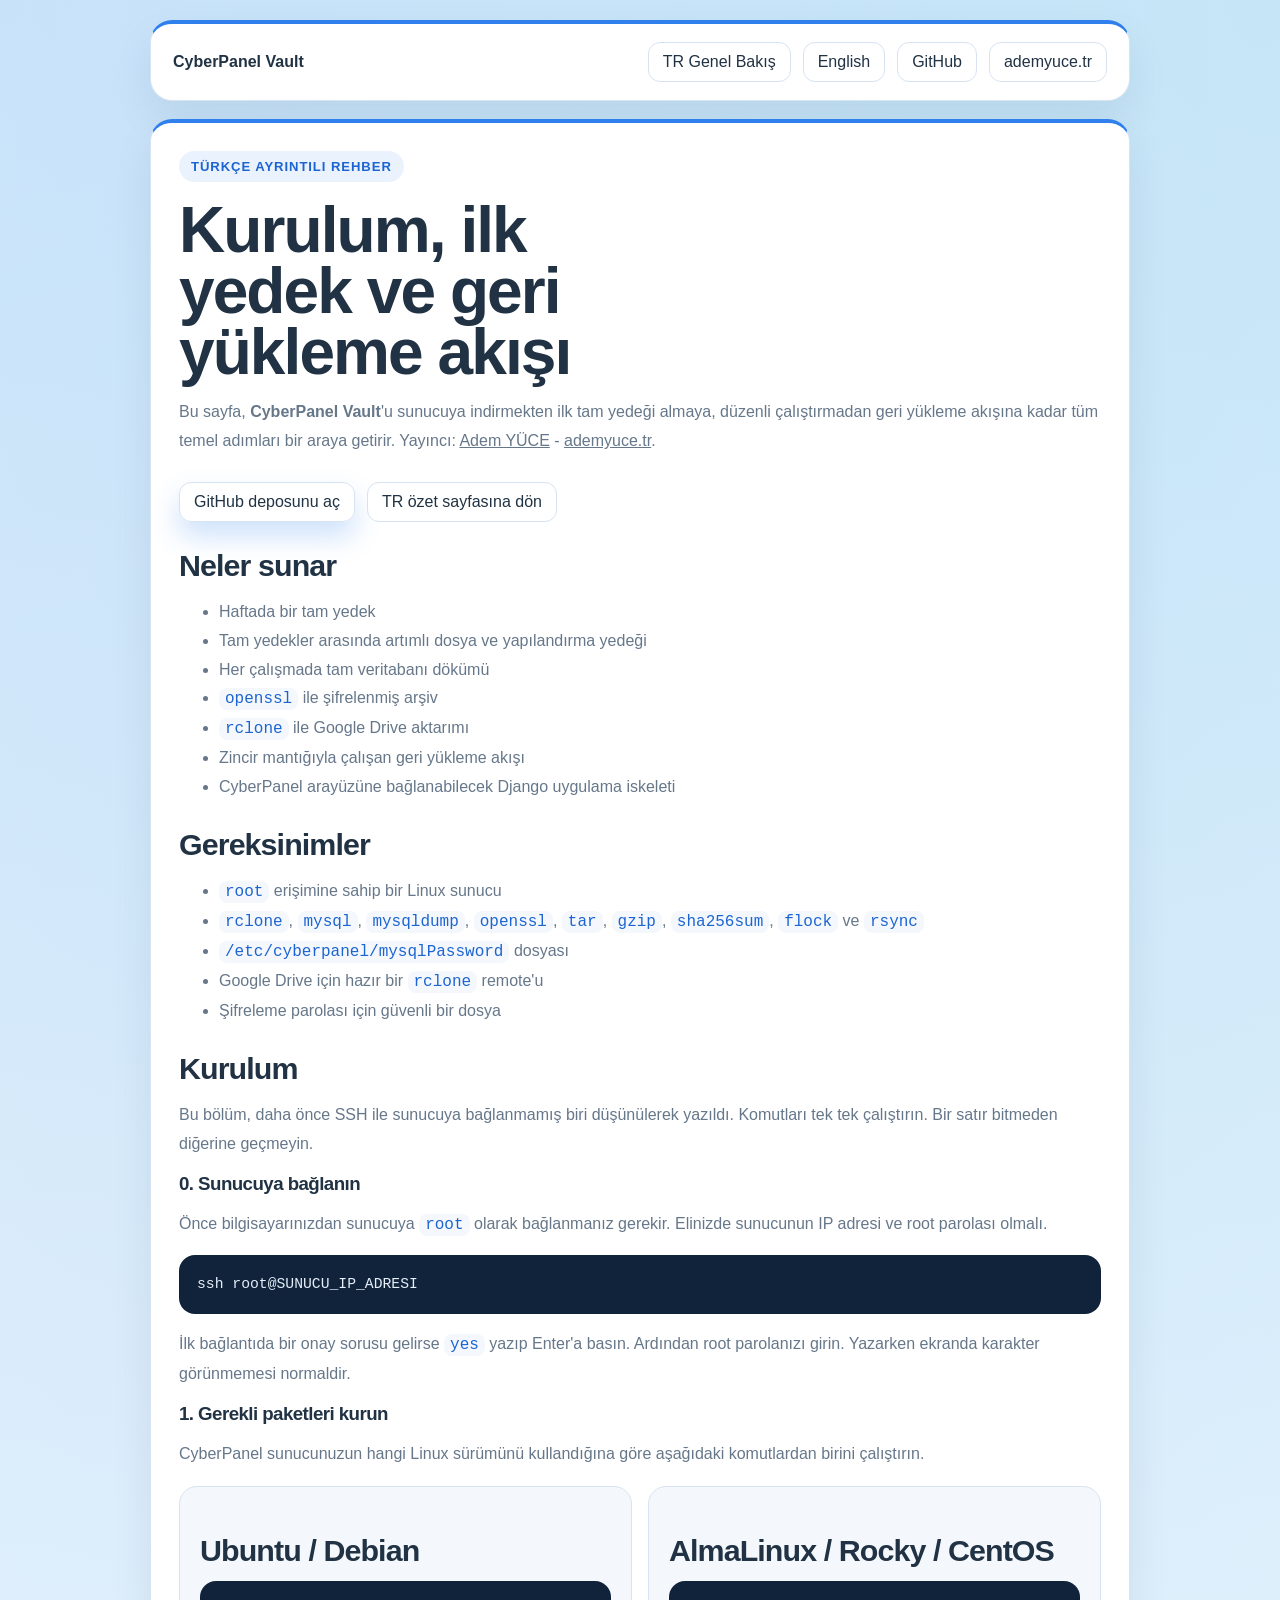
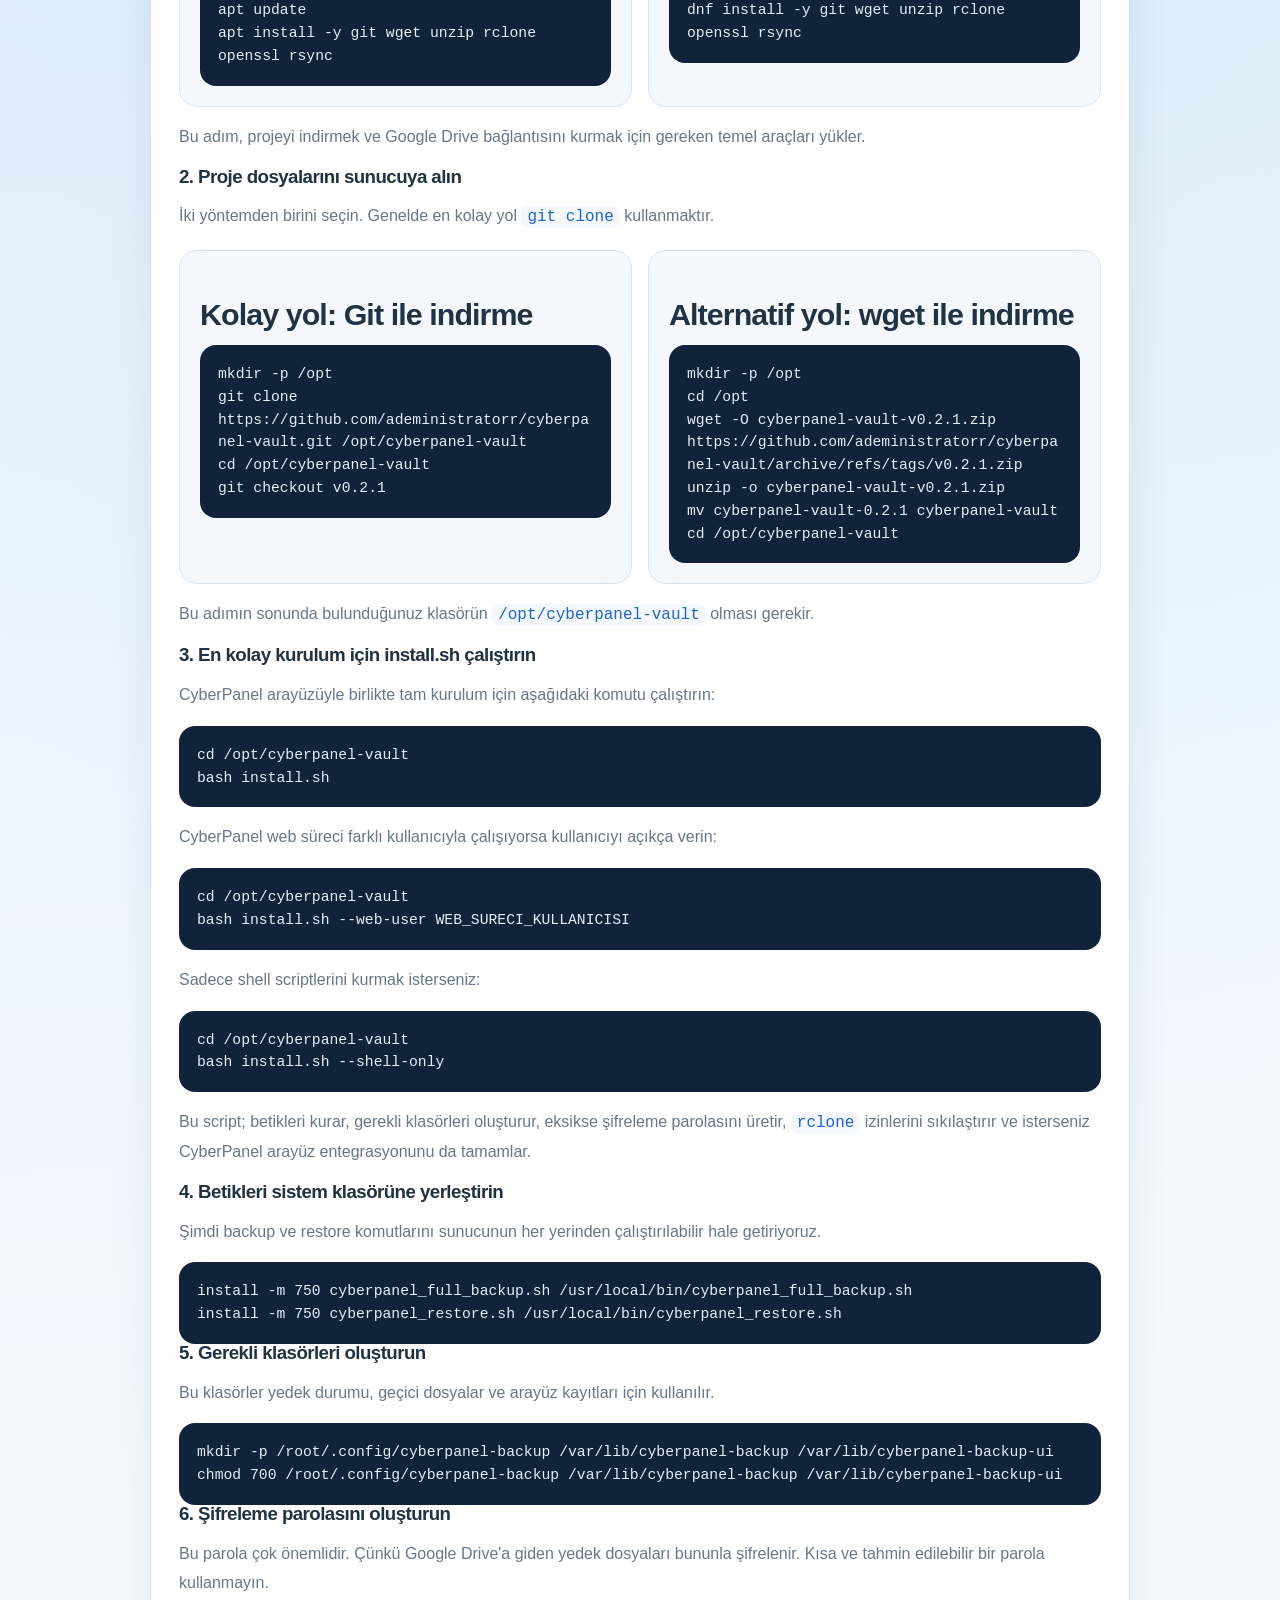
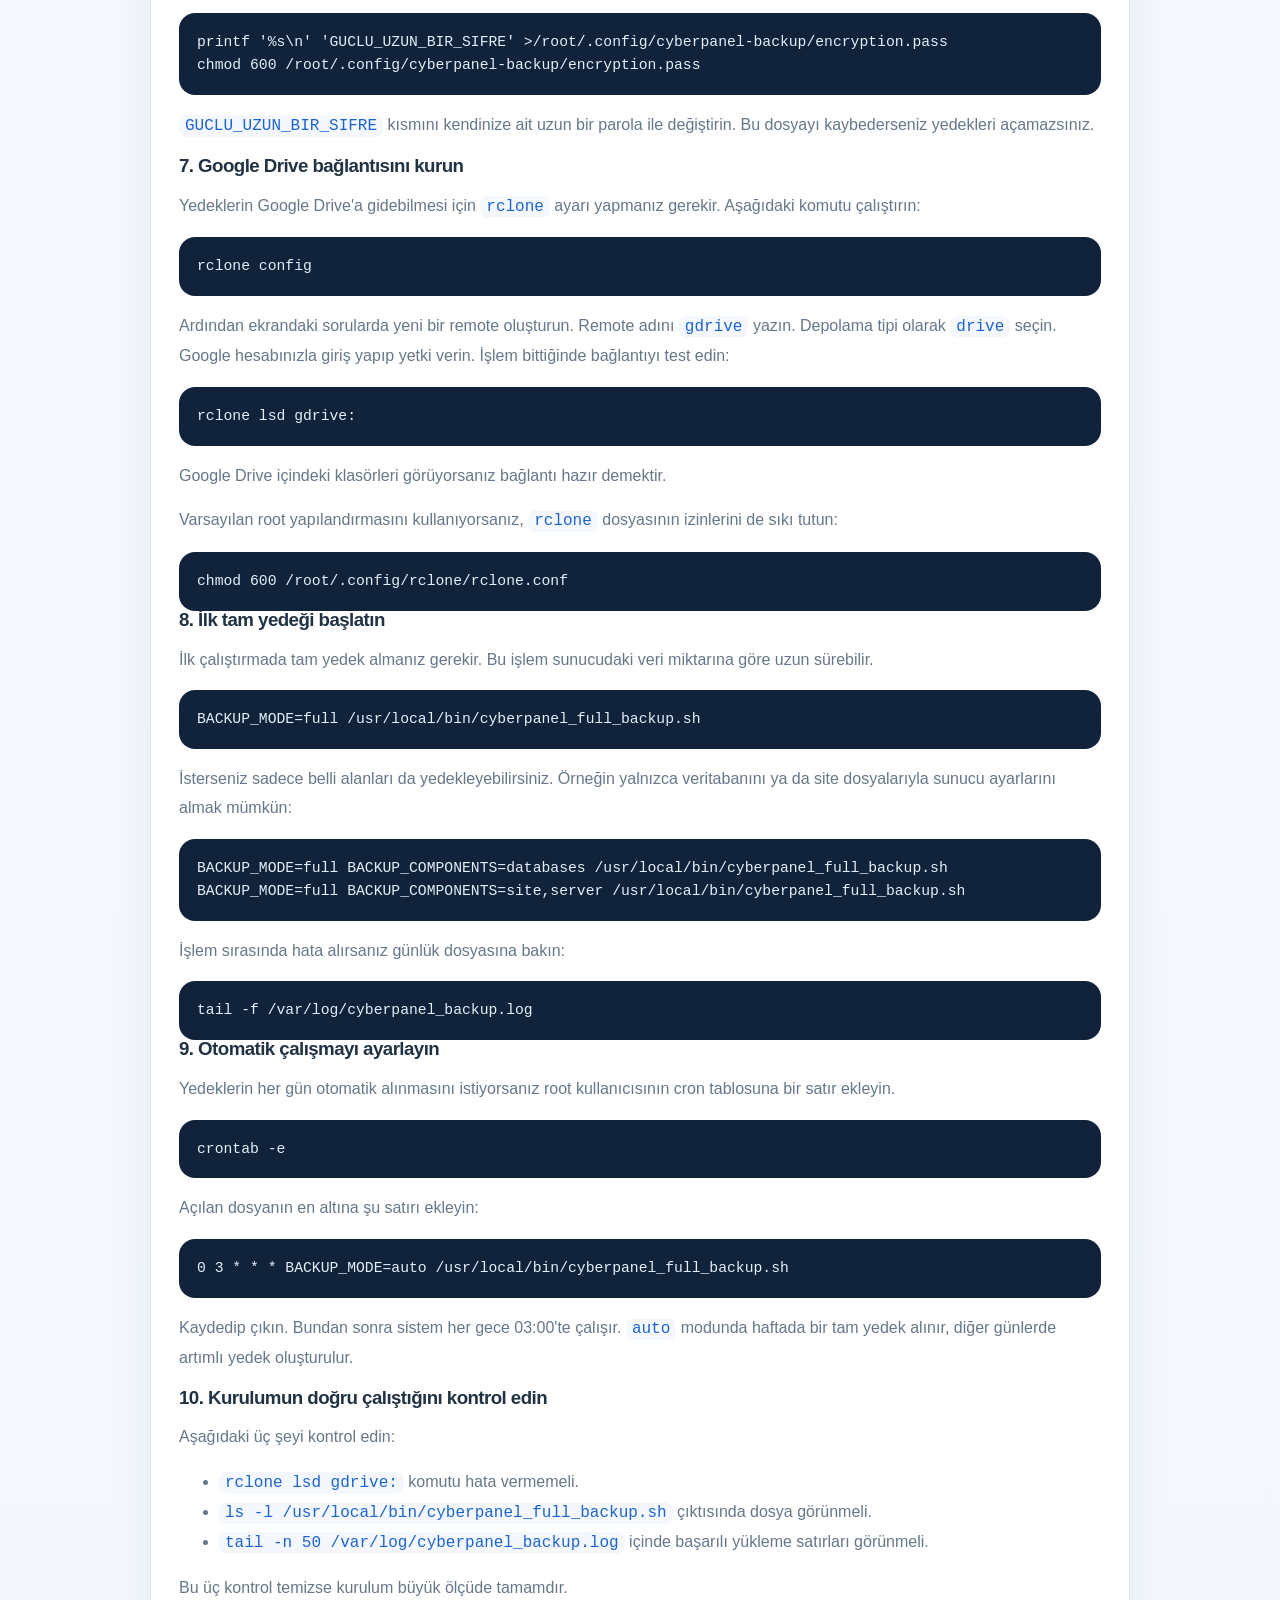
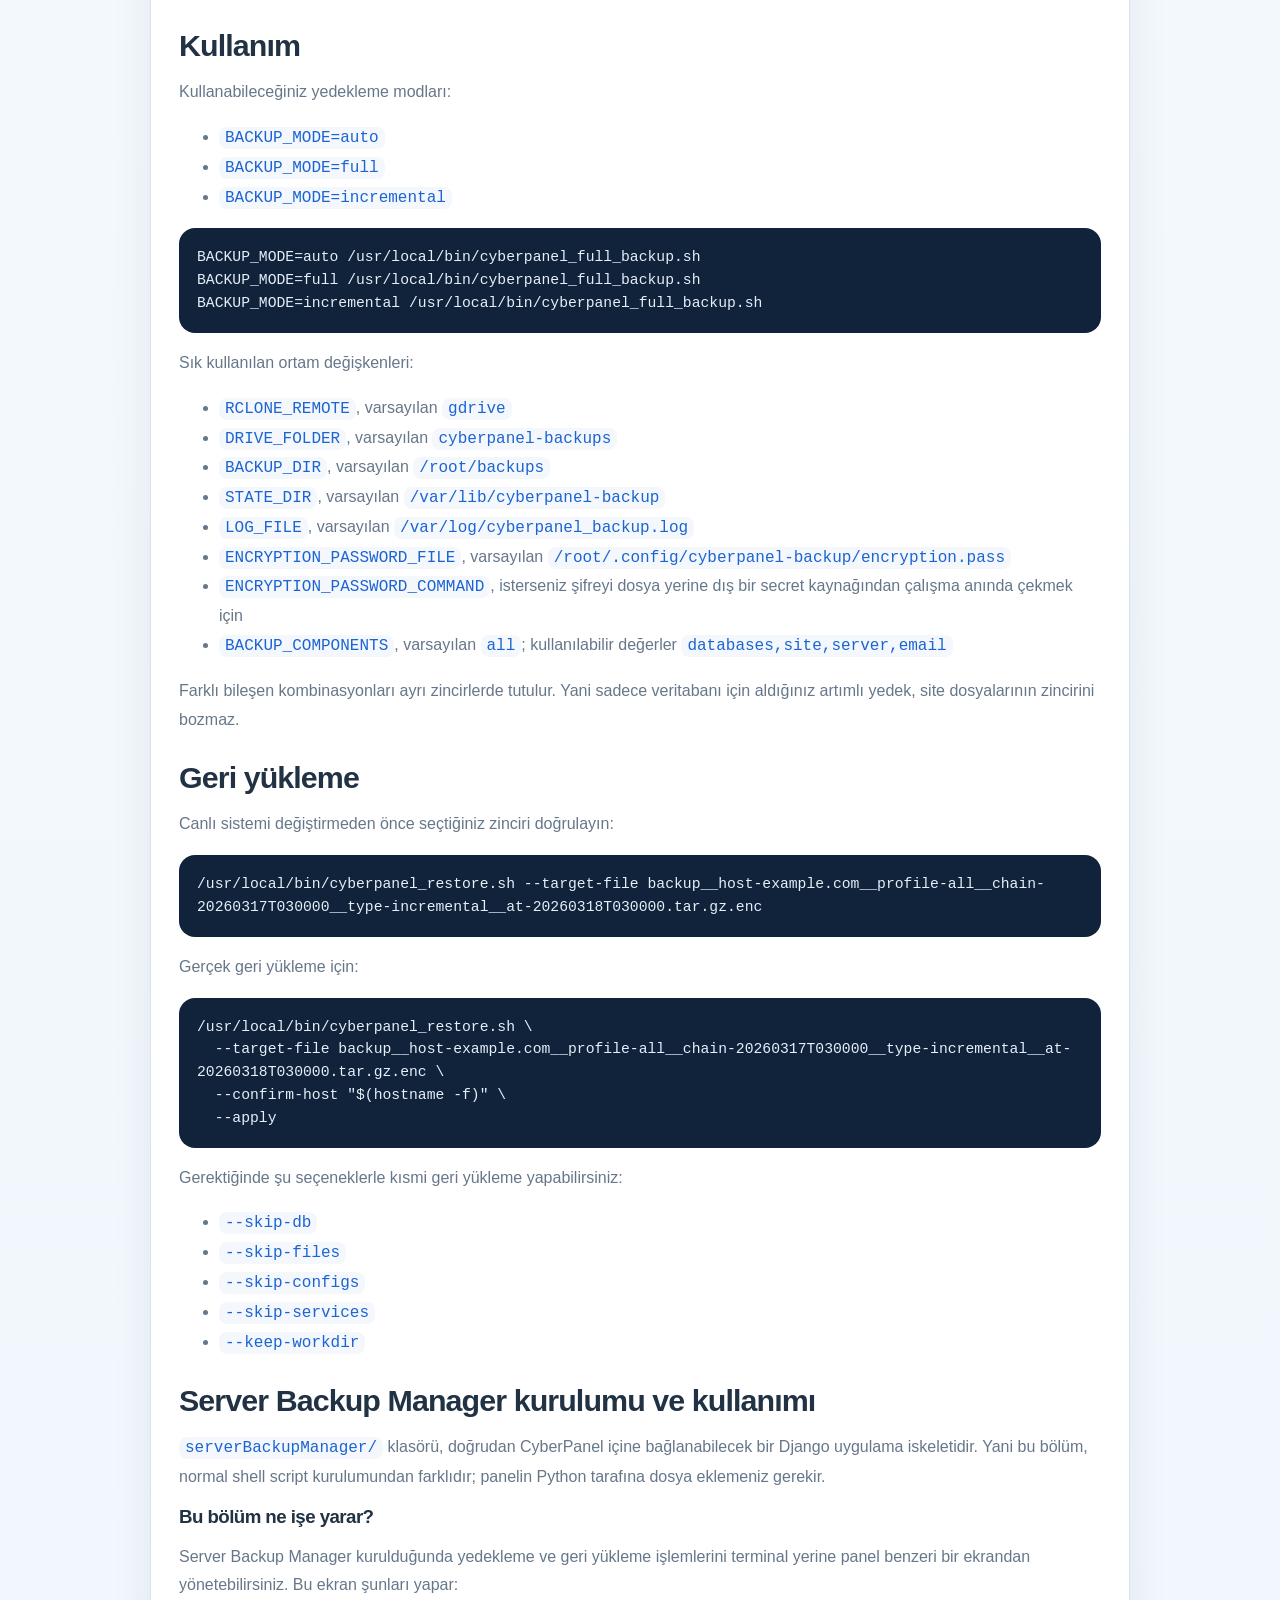
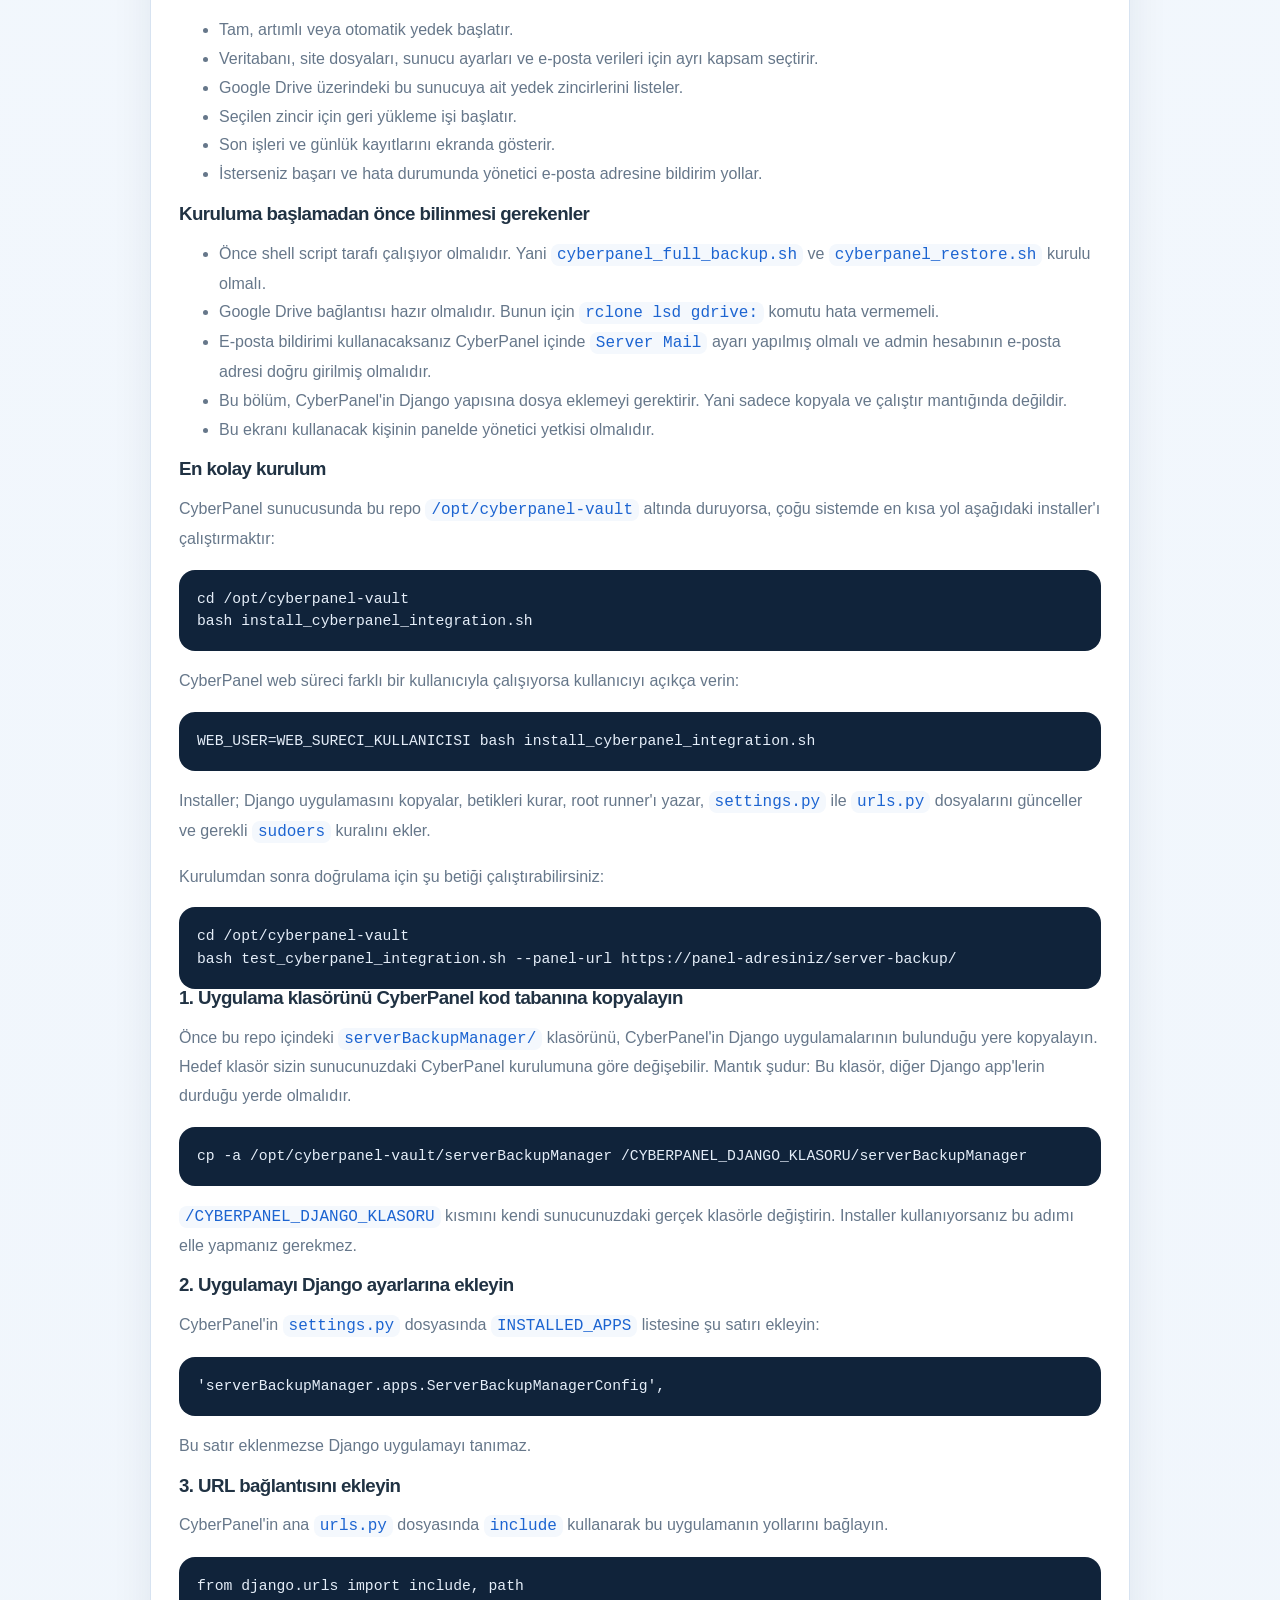
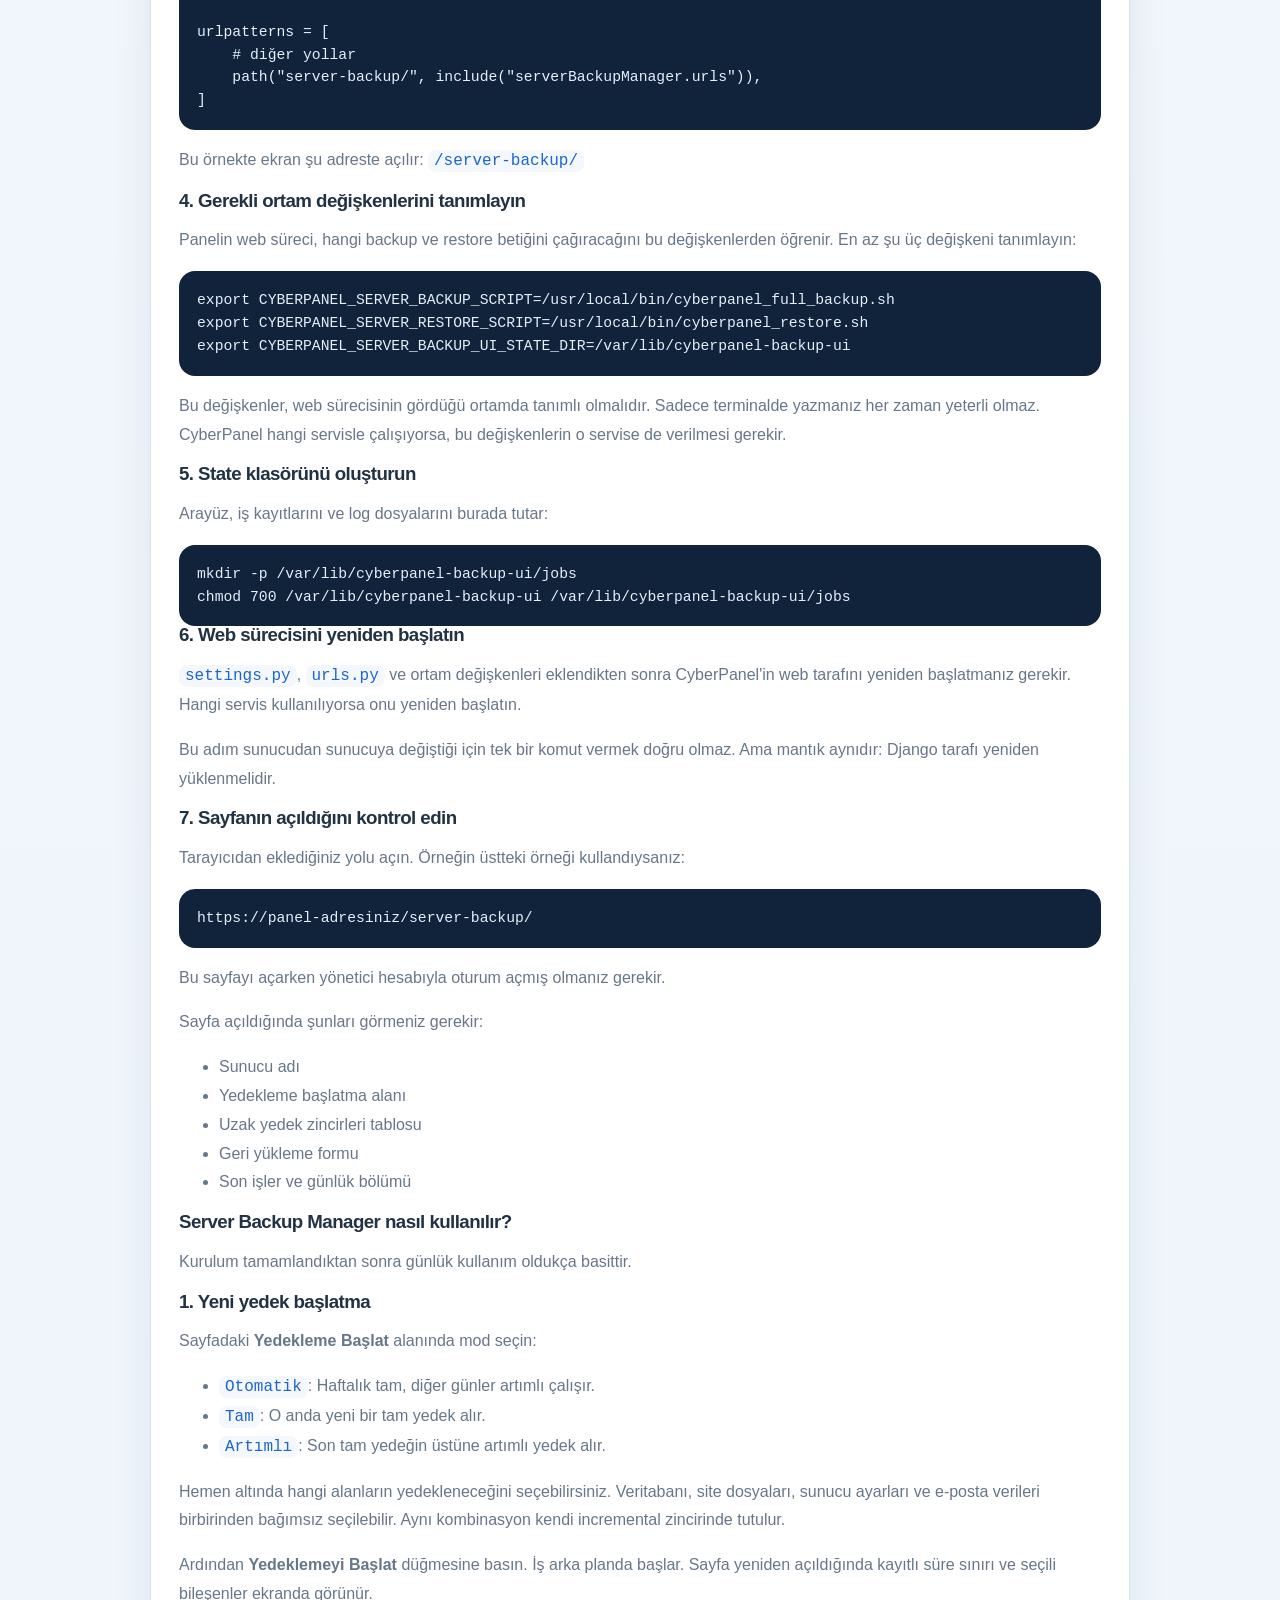
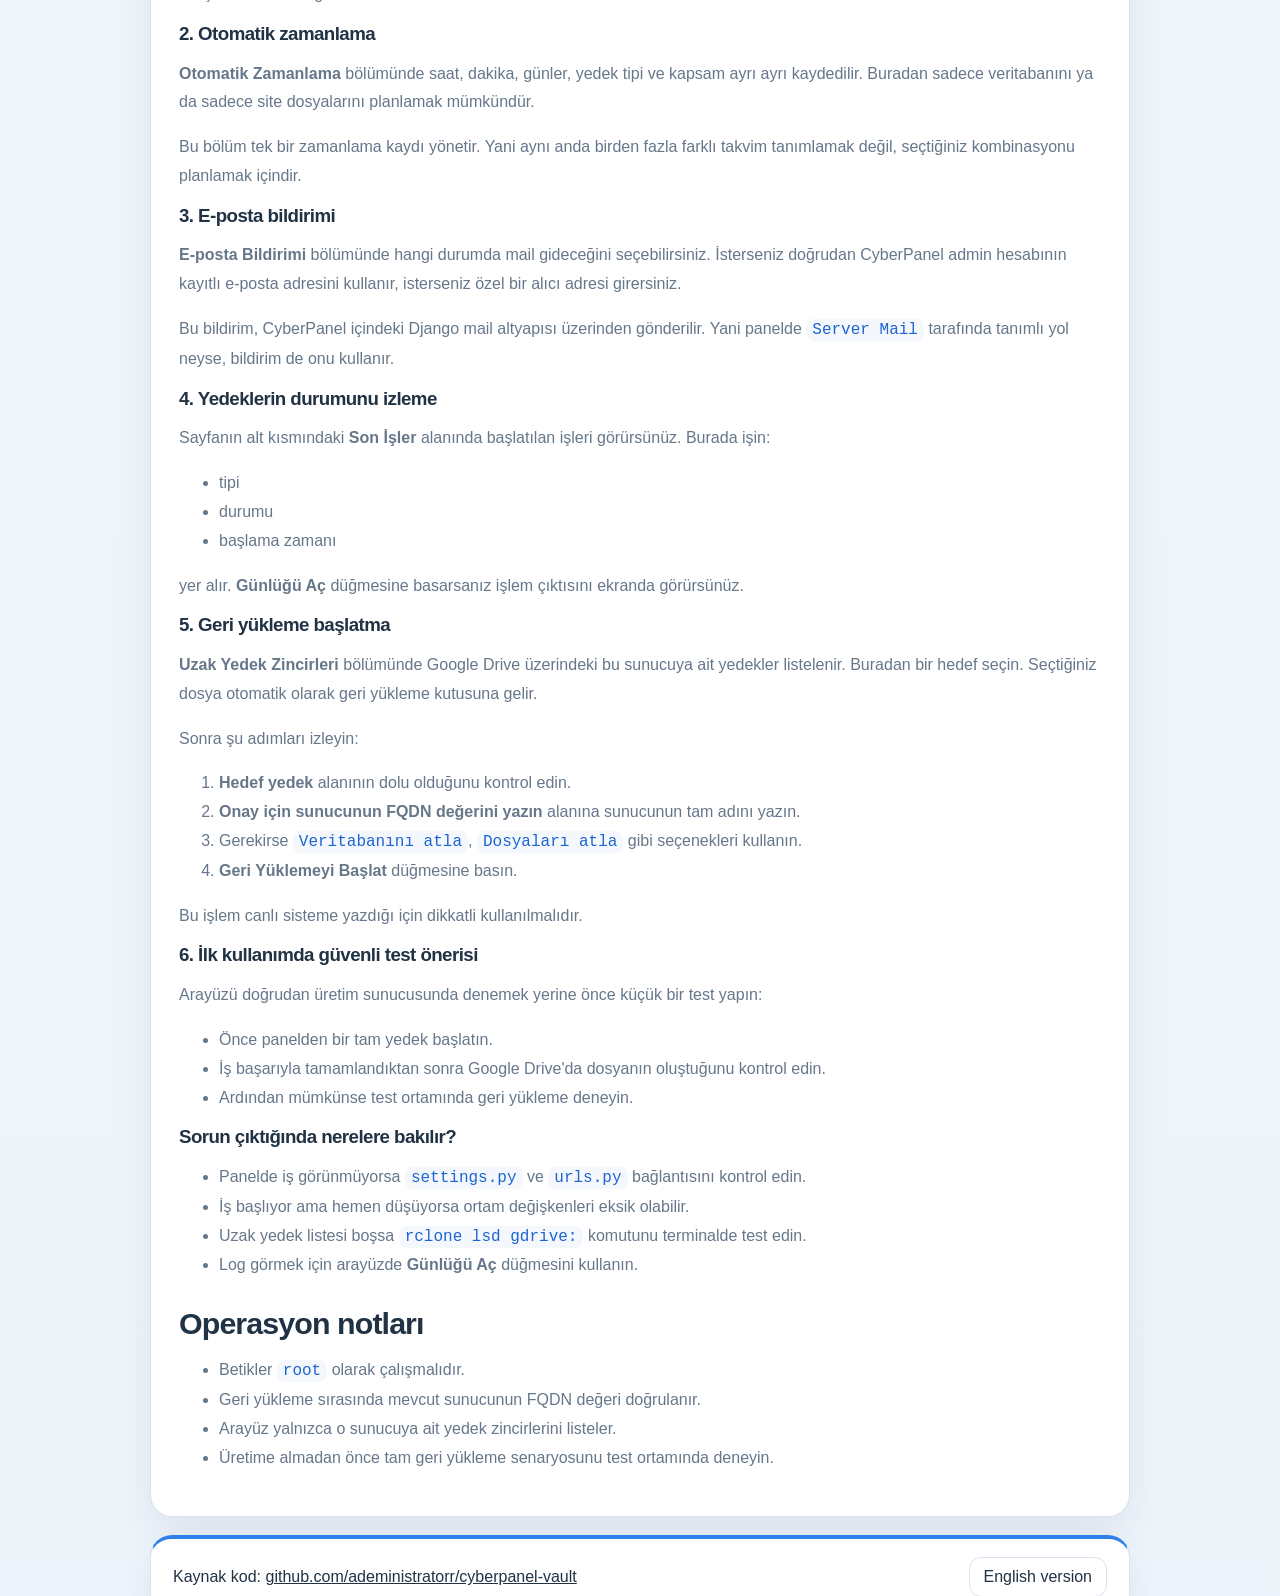
<file: docs/TR/kurulum-ve-kullanim/index.html>
<!DOCTYPE html>
<html lang="tr">
<head>
  <meta charset="utf-8">
  <meta name="viewport" content="width=device-width, initial-scale=1">
  <title>CyberPanel Vault | Kurulum ve Kullanım</title>
  <meta name="description" content="CyberPanel Vault için ayrıntılı kurulum, indirme, ilk yedek, geri yükleme ve CyberPanel entegrasyonu rehberi.">
  <meta name="robots" content="index, follow">
  <meta name="geo.region" content="TR">
  <meta name="geo.placename" content="Turkey">
  <link rel="canonical" href="https://adeministratorr.github.io/cyberpanel-vault/TR/kurulum-ve-kullanim/">
  <link rel="icon" href="../../assets/icon.svg" type="image/svg+xml">
  <link rel="stylesheet" href="../../assets/cyberpanel-pages.css?v=3">
</head>
<body class="guide-page">
  <div class="shell">
    <nav class="nav">
      <strong>CyberPanel Vault</strong>
      <div>
        <a href="../">TR Genel Bakış</a>
        <a href="../../EN/installation-and-usage/">English</a>
        <a href="https://github.com/adeministratorr/cyberpanel-vault">GitHub</a>
        <a href="https://ademyuce.tr">ademyuce.tr</a>
      </div>
    </nav>

    <article class="card">
      <span class="eyebrow">Türkçe Ayrıntılı Rehber</span>
      <h1>Kurulum, ilk yedek ve geri yükleme akışı</h1>
      <p>Bu sayfa, <strong>CyberPanel Vault</strong>'u sunucuya indirmekten ilk tam yedeği almaya, düzenli çalıştırmadan geri yükleme akışına kadar tüm temel adımları bir araya getirir. Yayıncı: <a href="https://ademyuce.tr">Adem YÜCE</a> - <a href="https://ademyuce.tr">ademyuce.tr</a>.</p>

      <div class="actions">
        <a class="button primary" href="https://github.com/adeministratorr/cyberpanel-vault">GitHub deposunu aç</a>
        <a class="button secondary" href="../">TR özet sayfasına dön</a>
      </div>

      <h2>Neler sunar</h2>
      <ul>
        <li>Haftada bir tam yedek</li>
        <li>Tam yedekler arasında artımlı dosya ve yapılandırma yedeği</li>
        <li>Her çalışmada tam veritabanı dökümü</li>
        <li><code>openssl</code> ile şifrelenmiş arşiv</li>
        <li><code>rclone</code> ile Google Drive aktarımı</li>
        <li>Zincir mantığıyla çalışan geri yükleme akışı</li>
        <li>CyberPanel arayüzüne bağlanabilecek Django uygulama iskeleti</li>
      </ul>

      <h2>Gereksinimler</h2>
      <ul>
        <li><code>root</code> erişimine sahip bir Linux sunucu</li>
        <li><code>rclone</code>, <code>mysql</code>, <code>mysqldump</code>, <code>openssl</code>, <code>tar</code>, <code>gzip</code>, <code>sha256sum</code>, <code>flock</code> ve <code>rsync</code></li>
        <li><code>/etc/cyberpanel/mysqlPassword</code> dosyası</li>
        <li>Google Drive için hazır bir <code>rclone</code> remote'u</li>
        <li>Şifreleme parolası için güvenli bir dosya</li>
      </ul>

      <h2>Kurulum</h2>
      <p>Bu bölüm, daha önce SSH ile sunucuya bağlanmamış biri düşünülerek yazıldı. Komutları tek tek çalıştırın. Bir satır bitmeden diğerine geçmeyin.</p>

      <h3>0. Sunucuya bağlanın</h3>
      <p>Önce bilgisayarınızdan sunucuya <code>root</code> olarak bağlanmanız gerekir. Elinizde sunucunun IP adresi ve root parolası olmalı.</p>
      <pre><code>ssh root@SUNUCU_IP_ADRESI</code></pre>
      <p>İlk bağlantıda bir onay sorusu gelirse <code>yes</code> yazıp Enter'a basın. Ardından root parolanızı girin. Yazarken ekranda karakter görünmemesi normaldir.</p>

      <h3>1. Gerekli paketleri kurun</h3>
      <p>CyberPanel sunucunuzun hangi Linux sürümünü kullandığına göre aşağıdaki komutlardan birini çalıştırın.</p>
      <div class="grid">
        <section class="mini">
          <h2>Ubuntu / Debian</h2>
          <pre><code>apt update
apt install -y git wget unzip rclone openssl rsync</code></pre>
        </section>
        <section class="mini">
          <h2>AlmaLinux / Rocky / CentOS</h2>
          <pre><code>dnf install -y git wget unzip rclone openssl rsync</code></pre>
        </section>
      </div>
      <p>Bu adım, projeyi indirmek ve Google Drive bağlantısını kurmak için gereken temel araçları yükler.</p>

      <h3>2. Proje dosyalarını sunucuya alın</h3>
      <p>İki yöntemden birini seçin. Genelde en kolay yol <code>git clone</code> kullanmaktır.</p>
      <div class="grid">
        <section class="mini">
          <h2>Kolay yol: Git ile indirme</h2>
          <pre><code>mkdir -p /opt
git clone https://github.com/adeministratorr/cyberpanel-vault.git /opt/cyberpanel-vault
cd /opt/cyberpanel-vault
git checkout v0.2.1</code></pre>
        </section>
        <section class="mini">
          <h2>Alternatif yol: wget ile indirme</h2>
          <pre><code>mkdir -p /opt
cd /opt
wget -O cyberpanel-vault-v0.2.1.zip https://github.com/adeministratorr/cyberpanel-vault/archive/refs/tags/v0.2.1.zip
unzip -o cyberpanel-vault-v0.2.1.zip
mv cyberpanel-vault-0.2.1 cyberpanel-vault
cd /opt/cyberpanel-vault</code></pre>
        </section>
      </div>
      <p>Bu adımın sonunda bulunduğunuz klasörün <code>/opt/cyberpanel-vault</code> olması gerekir.</p>

      <h3>3. En kolay kurulum için install.sh çalıştırın</h3>
      <p>CyberPanel arayüzüyle birlikte tam kurulum için aşağıdaki komutu çalıştırın:</p>
      <pre><code>cd /opt/cyberpanel-vault
bash install.sh</code></pre>
      <p>CyberPanel web süreci farklı kullanıcıyla çalışıyorsa kullanıcıyı açıkça verin:</p>
      <pre><code>cd /opt/cyberpanel-vault
bash install.sh --web-user WEB_SURECI_KULLANICISI</code></pre>
      <p>Sadece shell scriptlerini kurmak isterseniz:</p>
      <pre><code>cd /opt/cyberpanel-vault
bash install.sh --shell-only</code></pre>
      <p>Bu script; betikleri kurar, gerekli klasörleri oluşturur, eksikse şifreleme parolasını üretir, <code>rclone</code> izinlerini sıkılaştırır ve isterseniz CyberPanel arayüz entegrasyonunu da tamamlar.</p>

      <h3>4. Betikleri sistem klasörüne yerleştirin</h3>
      <p>Şimdi backup ve restore komutlarını sunucunun her yerinden çalıştırılabilir hale getiriyoruz.</p>
      <pre><code>install -m 750 cyberpanel_full_backup.sh /usr/local/bin/cyberpanel_full_backup.sh
install -m 750 cyberpanel_restore.sh /usr/local/bin/cyberpanel_restore.sh</code></pre>

      <h3>5. Gerekli klasörleri oluşturun</h3>
      <p>Bu klasörler yedek durumu, geçici dosyalar ve arayüz kayıtları için kullanılır.</p>
      <pre><code>mkdir -p /root/.config/cyberpanel-backup /var/lib/cyberpanel-backup /var/lib/cyberpanel-backup-ui
chmod 700 /root/.config/cyberpanel-backup /var/lib/cyberpanel-backup /var/lib/cyberpanel-backup-ui</code></pre>

      <h3>6. Şifreleme parolasını oluşturun</h3>
      <p>Bu parola çok önemlidir. Çünkü Google Drive'a giden yedek dosyaları bununla şifrelenir. Kısa ve tahmin edilebilir bir parola kullanmayın.</p>
      <pre><code>printf '%s\n' 'GUCLU_UZUN_BIR_SIFRE' >/root/.config/cyberpanel-backup/encryption.pass
chmod 600 /root/.config/cyberpanel-backup/encryption.pass</code></pre>
      <p><code>GUCLU_UZUN_BIR_SIFRE</code> kısmını kendinize ait uzun bir parola ile değiştirin. Bu dosyayı kaybederseniz yedekleri açamazsınız.</p>

      <h3>7. Google Drive bağlantısını kurun</h3>
      <p>Yedeklerin Google Drive'a gidebilmesi için <code>rclone</code> ayarı yapmanız gerekir. Aşağıdaki komutu çalıştırın:</p>
      <pre><code>rclone config</code></pre>
      <p>Ardından ekrandaki sorularda yeni bir remote oluşturun. Remote adını <code>gdrive</code> yazın. Depolama tipi olarak <code>drive</code> seçin. Google hesabınızla giriş yapıp yetki verin. İşlem bittiğinde bağlantıyı test edin:</p>
      <pre><code>rclone lsd gdrive:</code></pre>
      <p>Google Drive içindeki klasörleri görüyorsanız bağlantı hazır demektir.</p>
      <p>Varsayılan root yapılandırmasını kullanıyorsanız, <code>rclone</code> dosyasının izinlerini de sıkı tutun:</p>
      <pre><code>chmod 600 /root/.config/rclone/rclone.conf</code></pre>

      <h3>8. İlk tam yedeği başlatın</h3>
      <p>İlk çalıştırmada tam yedek almanız gerekir. Bu işlem sunucudaki veri miktarına göre uzun sürebilir.</p>
      <pre><code>BACKUP_MODE=full /usr/local/bin/cyberpanel_full_backup.sh</code></pre>
      <p>İsterseniz sadece belli alanları da yedekleyebilirsiniz. Örneğin yalnızca veritabanını ya da site dosyalarıyla sunucu ayarlarını almak mümkün:</p>
      <pre><code>BACKUP_MODE=full BACKUP_COMPONENTS=databases /usr/local/bin/cyberpanel_full_backup.sh
BACKUP_MODE=full BACKUP_COMPONENTS=site,server /usr/local/bin/cyberpanel_full_backup.sh</code></pre>
      <p>İşlem sırasında hata alırsanız günlük dosyasına bakın:</p>
      <pre><code>tail -f /var/log/cyberpanel_backup.log</code></pre>

      <h3>9. Otomatik çalışmayı ayarlayın</h3>
      <p>Yedeklerin her gün otomatik alınmasını istiyorsanız root kullanıcısının cron tablosuna bir satır ekleyin.</p>
      <pre><code>crontab -e</code></pre>
      <p>Açılan dosyanın en altına şu satırı ekleyin:</p>
      <pre><code>0 3 * * * BACKUP_MODE=auto /usr/local/bin/cyberpanel_full_backup.sh</code></pre>
      <p>Kaydedip çıkın. Bundan sonra sistem her gece 03:00'te çalışır. <code>auto</code> modunda haftada bir tam yedek alınır, diğer günlerde artımlı yedek oluşturulur.</p>

      <h3>10. Kurulumun doğru çalıştığını kontrol edin</h3>
      <p>Aşağıdaki üç şeyi kontrol edin:</p>
      <ul>
        <li><code>rclone lsd gdrive:</code> komutu hata vermemeli.</li>
        <li><code>ls -l /usr/local/bin/cyberpanel_full_backup.sh</code> çıktısında dosya görünmeli.</li>
        <li><code>tail -n 50 /var/log/cyberpanel_backup.log</code> içinde başarılı yükleme satırları görünmeli.</li>
      </ul>
      <p>Bu üç kontrol temizse kurulum büyük ölçüde tamamdır.</p>

      <h2>Kullanım</h2>
      <p>Kullanabileceğiniz yedekleme modları:</p>
      <ul>
        <li><code>BACKUP_MODE=auto</code></li>
        <li><code>BACKUP_MODE=full</code></li>
        <li><code>BACKUP_MODE=incremental</code></li>
      </ul>
      <pre><code>BACKUP_MODE=auto /usr/local/bin/cyberpanel_full_backup.sh
BACKUP_MODE=full /usr/local/bin/cyberpanel_full_backup.sh
BACKUP_MODE=incremental /usr/local/bin/cyberpanel_full_backup.sh</code></pre>

      <p>Sık kullanılan ortam değişkenleri:</p>
      <ul>
        <li><code>RCLONE_REMOTE</code>, varsayılan <code>gdrive</code></li>
        <li><code>DRIVE_FOLDER</code>, varsayılan <code>cyberpanel-backups</code></li>
        <li><code>BACKUP_DIR</code>, varsayılan <code>/root/backups</code></li>
        <li><code>STATE_DIR</code>, varsayılan <code>/var/lib/cyberpanel-backup</code></li>
        <li><code>LOG_FILE</code>, varsayılan <code>/var/log/cyberpanel_backup.log</code></li>
        <li><code>ENCRYPTION_PASSWORD_FILE</code>, varsayılan <code>/root/.config/cyberpanel-backup/encryption.pass</code></li>
        <li><code>ENCRYPTION_PASSWORD_COMMAND</code>, isterseniz şifreyi dosya yerine dış bir secret kaynağından çalışma anında çekmek için</li>
        <li><code>BACKUP_COMPONENTS</code>, varsayılan <code>all</code>; kullanılabilir değerler <code>databases,site,server,email</code></li>
      </ul>
      <p>Farklı bileşen kombinasyonları ayrı zincirlerde tutulur. Yani sadece veritabanı için aldığınız artımlı yedek, site dosyalarının zincirini bozmaz.</p>

      <h2>Geri yükleme</h2>
      <p>Canlı sistemi değiştirmeden önce seçtiğiniz zinciri doğrulayın:</p>
      <pre><code>/usr/local/bin/cyberpanel_restore.sh --target-file backup__host-example.com__profile-all__chain-20260317T030000__type-incremental__at-20260318T030000.tar.gz.enc</code></pre>

      <p>Gerçek geri yükleme için:</p>
      <pre><code>/usr/local/bin/cyberpanel_restore.sh \
  --target-file backup__host-example.com__profile-all__chain-20260317T030000__type-incremental__at-20260318T030000.tar.gz.enc \
  --confirm-host "$(hostname -f)" \
  --apply</code></pre>

      <p>Gerektiğinde şu seçeneklerle kısmi geri yükleme yapabilirsiniz:</p>
      <ul>
        <li><code>--skip-db</code></li>
        <li><code>--skip-files</code></li>
        <li><code>--skip-configs</code></li>
        <li><code>--skip-services</code></li>
        <li><code>--keep-workdir</code></li>
      </ul>

      <h2>Server Backup Manager kurulumu ve kullanımı</h2>
      <p><code>serverBackupManager/</code> klasörü, doğrudan CyberPanel içine bağlanabilecek bir Django uygulama iskeletidir. Yani bu bölüm, normal shell script kurulumundan farklıdır; panelin Python tarafına dosya eklemeniz gerekir.</p>

      <h3>Bu bölüm ne işe yarar?</h3>
      <p>Server Backup Manager kurulduğunda yedekleme ve geri yükleme işlemlerini terminal yerine panel benzeri bir ekrandan yönetebilirsiniz. Bu ekran şunları yapar:</p>
      <ul>
        <li>Tam, artımlı veya otomatik yedek başlatır.</li>
        <li>Veritabanı, site dosyaları, sunucu ayarları ve e-posta verileri için ayrı kapsam seçtirir.</li>
        <li>Google Drive üzerindeki bu sunucuya ait yedek zincirlerini listeler.</li>
        <li>Seçilen zincir için geri yükleme işi başlatır.</li>
        <li>Son işleri ve günlük kayıtlarını ekranda gösterir.</li>
        <li>İsterseniz başarı ve hata durumunda yönetici e-posta adresine bildirim yollar.</li>
      </ul>

      <h3>Kuruluma başlamadan önce bilinmesi gerekenler</h3>
      <ul>
        <li>Önce shell script tarafı çalışıyor olmalıdır. Yani <code>cyberpanel_full_backup.sh</code> ve <code>cyberpanel_restore.sh</code> kurulu olmalı.</li>
        <li>Google Drive bağlantısı hazır olmalıdır. Bunun için <code>rclone lsd gdrive:</code> komutu hata vermemeli.</li>
        <li>E-posta bildirimi kullanacaksanız CyberPanel içinde <code>Server Mail</code> ayarı yapılmış olmalı ve admin hesabının e-posta adresi doğru girilmiş olmalıdır.</li>
        <li>Bu bölüm, CyberPanel'in Django yapısına dosya eklemeyi gerektirir. Yani sadece kopyala ve çalıştır mantığında değildir.</li>
        <li>Bu ekranı kullanacak kişinin panelde yönetici yetkisi olmalıdır.</li>
      </ul>

      <h3>En kolay kurulum</h3>
      <p>CyberPanel sunucusunda bu repo <code>/opt/cyberpanel-vault</code> altında duruyorsa, çoğu sistemde en kısa yol aşağıdaki installer'ı çalıştırmaktır:</p>
      <pre><code>cd /opt/cyberpanel-vault
bash install_cyberpanel_integration.sh</code></pre>
      <p>CyberPanel web süreci farklı bir kullanıcıyla çalışıyorsa kullanıcıyı açıkça verin:</p>
      <pre><code>WEB_USER=WEB_SURECI_KULLANICISI bash install_cyberpanel_integration.sh</code></pre>
      <p>Installer; Django uygulamasını kopyalar, betikleri kurar, root runner'ı yazar, <code>settings.py</code> ile <code>urls.py</code> dosyalarını günceller ve gerekli <code>sudoers</code> kuralını ekler.</p>
      <p>Kurulumdan sonra doğrulama için şu betiği çalıştırabilirsiniz:</p>
      <pre><code>cd /opt/cyberpanel-vault
bash test_cyberpanel_integration.sh --panel-url https://panel-adresiniz/server-backup/</code></pre>

      <h3>1. Uygulama klasörünü CyberPanel kod tabanına kopyalayın</h3>
      <p>Önce bu repo içindeki <code>serverBackupManager/</code> klasörünü, CyberPanel'in Django uygulamalarının bulunduğu yere kopyalayın. Hedef klasör sizin sunucunuzdaki CyberPanel kurulumuna göre değişebilir. Mantık şudur: Bu klasör, diğer Django app'lerin durduğu yerde olmalıdır.</p>
      <pre><code>cp -a /opt/cyberpanel-vault/serverBackupManager /CYBERPANEL_DJANGO_KLASORU/serverBackupManager</code></pre>
      <p><code>/CYBERPANEL_DJANGO_KLASORU</code> kısmını kendi sunucunuzdaki gerçek klasörle değiştirin. Installer kullanıyorsanız bu adımı elle yapmanız gerekmez.</p>

      <h3>2. Uygulamayı Django ayarlarına ekleyin</h3>
      <p>CyberPanel'in <code>settings.py</code> dosyasında <code>INSTALLED_APPS</code> listesine şu satırı ekleyin:</p>
      <pre><code>'serverBackupManager.apps.ServerBackupManagerConfig',</code></pre>
      <p>Bu satır eklenmezse Django uygulamayı tanımaz.</p>

      <h3>3. URL bağlantısını ekleyin</h3>
      <p>CyberPanel'in ana <code>urls.py</code> dosyasında <code>include</code> kullanarak bu uygulamanın yollarını bağlayın.</p>
      <pre><code>from django.urls import include, path

urlpatterns = [
    # diğer yollar
    path("server-backup/", include("serverBackupManager.urls")),
]</code></pre>
      <p>Bu örnekte ekran şu adreste açılır: <code>/server-backup/</code></p>

      <h3>4. Gerekli ortam değişkenlerini tanımlayın</h3>
      <p>Panelin web süreci, hangi backup ve restore betiğini çağıracağını bu değişkenlerden öğrenir. En az şu üç değişkeni tanımlayın:</p>
      <pre><code>export CYBERPANEL_SERVER_BACKUP_SCRIPT=/usr/local/bin/cyberpanel_full_backup.sh
export CYBERPANEL_SERVER_RESTORE_SCRIPT=/usr/local/bin/cyberpanel_restore.sh
export CYBERPANEL_SERVER_BACKUP_UI_STATE_DIR=/var/lib/cyberpanel-backup-ui</code></pre>
      <p>Bu değişkenler, web sürecisinin gördüğü ortamda tanımlı olmalıdır. Sadece terminalde yazmanız her zaman yeterli olmaz. CyberPanel hangi servisle çalışıyorsa, bu değişkenlerin o servise de verilmesi gerekir.</p>

      <h3>5. State klasörünü oluşturun</h3>
      <p>Arayüz, iş kayıtlarını ve log dosyalarını burada tutar:</p>
      <pre><code>mkdir -p /var/lib/cyberpanel-backup-ui/jobs
chmod 700 /var/lib/cyberpanel-backup-ui /var/lib/cyberpanel-backup-ui/jobs</code></pre>

      <h3>6. Web sürecisini yeniden başlatın</h3>
      <p><code>settings.py</code>, <code>urls.py</code> ve ortam değişkenleri eklendikten sonra CyberPanel'in web tarafını yeniden başlatmanız gerekir. Hangi servis kullanılıyorsa onu yeniden başlatın.</p>
      <p>Bu adım sunucudan sunucuya değiştiği için tek bir komut vermek doğru olmaz. Ama mantık aynıdır: Django tarafı yeniden yüklenmelidir.</p>

      <h3>7. Sayfanın açıldığını kontrol edin</h3>
      <p>Tarayıcıdan eklediğiniz yolu açın. Örneğin üstteki örneği kullandıysanız:</p>
      <pre><code>https://panel-adresiniz/server-backup/</code></pre>
      <p>Bu sayfayı açarken yönetici hesabıyla oturum açmış olmanız gerekir.</p>
      <p>Sayfa açıldığında şunları görmeniz gerekir:</p>
      <ul>
        <li>Sunucu adı</li>
        <li>Yedekleme başlatma alanı</li>
        <li>Uzak yedek zincirleri tablosu</li>
        <li>Geri yükleme formu</li>
        <li>Son işler ve günlük bölümü</li>
      </ul>

      <h3>Server Backup Manager nasıl kullanılır?</h3>
      <p>Kurulum tamamlandıktan sonra günlük kullanım oldukça basittir.</p>

      <h3>1. Yeni yedek başlatma</h3>
      <p>Sayfadaki <strong>Yedekleme Başlat</strong> alanında mod seçin:</p>
      <ul>
        <li><code>Otomatik</code>: Haftalık tam, diğer günler artımlı çalışır.</li>
        <li><code>Tam</code>: O anda yeni bir tam yedek alır.</li>
        <li><code>Artımlı</code>: Son tam yedeğin üstüne artımlı yedek alır.</li>
      </ul>
      <p>Hemen altında hangi alanların yedekleneceğini seçebilirsiniz. Veritabanı, site dosyaları, sunucu ayarları ve e-posta verileri birbirinden bağımsız seçilebilir. Aynı kombinasyon kendi incremental zincirinde tutulur.</p>
      <p>Ardından <strong>Yedeklemeyi Başlat</strong> düğmesine basın. İş arka planda başlar. Sayfa yeniden açıldığında kayıtlı süre sınırı ve seçili bileşenler ekranda görünür.</p>

      <h3>2. Otomatik zamanlama</h3>
      <p><strong>Otomatik Zamanlama</strong> bölümünde saat, dakika, günler, yedek tipi ve kapsam ayrı ayrı kaydedilir. Buradan sadece veritabanını ya da sadece site dosyalarını planlamak mümkündür.</p>
      <p>Bu bölüm tek bir zamanlama kaydı yönetir. Yani aynı anda birden fazla farklı takvim tanımlamak değil, seçtiğiniz kombinasyonu planlamak içindir.</p>

      <h3>3. E-posta bildirimi</h3>
      <p><strong>E-posta Bildirimi</strong> bölümünde hangi durumda mail gideceğini seçebilirsiniz. İsterseniz doğrudan CyberPanel admin hesabının kayıtlı e-posta adresini kullanır, isterseniz özel bir alıcı adresi girersiniz.</p>
      <p>Bu bildirim, CyberPanel içindeki Django mail altyapısı üzerinden gönderilir. Yani panelde <code>Server Mail</code> tarafında tanımlı yol neyse, bildirim de onu kullanır.</p>

      <h3>4. Yedeklerin durumunu izleme</h3>
      <p>Sayfanın alt kısmındaki <strong>Son İşler</strong> alanında başlatılan işleri görürsünüz. Burada işin:</p>
      <ul>
        <li>tipi</li>
        <li>durumu</li>
        <li>başlama zamanı</li>
      </ul>
      <p>yer alır. <strong>Günlüğü Aç</strong> düğmesine basarsanız işlem çıktısını ekranda görürsünüz.</p>

      <h3>5. Geri yükleme başlatma</h3>
      <p><strong>Uzak Yedek Zincirleri</strong> bölümünde Google Drive üzerindeki bu sunucuya ait yedekler listelenir. Buradan bir hedef seçin. Seçtiğiniz dosya otomatik olarak geri yükleme kutusuna gelir.</p>
      <p>Sonra şu adımları izleyin:</p>
      <ol>
        <li><strong>Hedef yedek</strong> alanının dolu olduğunu kontrol edin.</li>
        <li><strong>Onay için sunucunun FQDN değerini yazın</strong> alanına sunucunun tam adını yazın.</li>
        <li>Gerekirse <code>Veritabanını atla</code>, <code>Dosyaları atla</code> gibi seçenekleri kullanın.</li>
        <li><strong>Geri Yüklemeyi Başlat</strong> düğmesine basın.</li>
      </ol>
      <p>Bu işlem canlı sisteme yazdığı için dikkatli kullanılmalıdır.</p>

      <h3>6. İlk kullanımda güvenli test önerisi</h3>
      <p>Arayüzü doğrudan üretim sunucusunda denemek yerine önce küçük bir test yapın:</p>
      <ul>
        <li>Önce panelden bir tam yedek başlatın.</li>
        <li>İş başarıyla tamamlandıktan sonra Google Drive'da dosyanın oluştuğunu kontrol edin.</li>
        <li>Ardından mümkünse test ortamında geri yükleme deneyin.</li>
      </ul>

      <h3>Sorun çıktığında nerelere bakılır?</h3>
      <ul>
        <li>Panelde iş görünmüyorsa <code>settings.py</code> ve <code>urls.py</code> bağlantısını kontrol edin.</li>
        <li>İş başlıyor ama hemen düşüyorsa ortam değişkenleri eksik olabilir.</li>
        <li>Uzak yedek listesi boşsa <code>rclone lsd gdrive:</code> komutunu terminalde test edin.</li>
        <li>Log görmek için arayüzde <strong>Günlüğü Aç</strong> düğmesini kullanın.</li>
      </ul>

      <h2>Operasyon notları</h2>
      <ul>
        <li>Betikler <code>root</code> olarak çalışmalıdır.</li>
        <li>Geri yükleme sırasında mevcut sunucunun FQDN değeri doğrulanır.</li>
        <li>Arayüz yalnızca o sunucuya ait yedek zincirlerini listeler.</li>
        <li>Üretime almadan önce tam geri yükleme senaryosunu test ortamında deneyin.</li>
      </ul>
    </article>

    <footer class="footer">
      <span>Kaynak kod: <a href="https://github.com/adeministratorr/cyberpanel-vault">github.com/adeministratorr/cyberpanel-vault</a></span>
      <a class="button" href="../../EN/installation-and-usage/">English version</a>
    </footer>
  </div>
</body>
</html>
</file>
<file: docs/assets/cyberpanel-pages.css>
:root {
  --bg: #eef4fb;
  --bg-soft: #f7fbff;
  --surface: #ffffff;
  --surface-muted: #f4f8fd;
  --line: #d7e3f1;
  --ink: #203243;
  --muted: #66778a;
  --primary: #2f80ed;
  --primary-dark: #1c64d1;
  --primary-soft: rgba(47, 128, 237, 0.1);
  --primary-soft-strong: rgba(47, 128, 237, 0.16);
  --info: #17b3d6;
  --success: #0fa97f;
  --warning: #d99130;
  --danger: #d9534f;
  --navy: #10233a;
  --shadow: 0 18px 40px rgba(16, 35, 58, 0.08);
}

* {
  box-sizing: border-box;
}

html {
  scroll-behavior: smooth;
}

body {
  margin: 0;
  font-family: "IBM Plex Sans", "Segoe UI", "Helvetica Neue", sans-serif;
  color: var(--ink);
  background:
    radial-gradient(circle at top left, rgba(47, 128, 237, 0.16), transparent 28%),
    radial-gradient(circle at top right, rgba(23, 179, 214, 0.15), transparent 24%),
    linear-gradient(180deg, #f7fbff 0%, var(--bg) 100%);
}

a {
  color: inherit;
}

h1,
h2,
h3 {
  margin: 0;
  font-family: inherit;
  font-weight: 700;
  letter-spacing: -0.03em;
  line-height: 1;
}

code {
  padding: 2px 6px;
  border-radius: 8px;
  background: var(--surface-muted);
  font-family: "SFMono-Regular", Consolas, monospace;
  color: var(--primary-dark);
  overflow-wrap: anywhere;
}

pre {
  margin: 0;
  max-width: 100%;
  overflow: auto;
  white-space: pre-wrap;
  overflow-wrap: anywhere;
  word-break: break-word;
}

pre code {
  display: block;
  padding: 0;
  border-radius: 0;
  background: transparent;
  color: inherit;
  font-family: inherit;
  overflow-wrap: inherit;
}

.landing-page .shell {
  width: min(1140px, calc(100vw - 24px));
  margin: 0 auto;
}

.landing-page .hero {
  padding: 24px 0 36px;
}

.landing-page .nav {
  display: flex;
  justify-content: space-between;
  align-items: center;
  gap: 16px;
  padding: 18px 0 12px;
}

.brand {
  display: inline-flex;
  align-items: center;
  gap: 12px;
  font-weight: 700;
  letter-spacing: 0.02em;
  text-transform: uppercase;
  text-decoration: none;
}

.brand-mark {
  width: 42px;
  height: 42px;
  border-radius: 12px;
  display: grid;
  place-items: center;
  color: #fff;
  background: linear-gradient(135deg, var(--primary), var(--info));
  box-shadow: 0 14px 30px rgba(47, 128, 237, 0.28);
}

.nav-links {
  display: flex;
  flex-wrap: wrap;
  gap: 10px;
  font-size: 0.95rem;
  min-width: 0;
}

.nav-links a,
.button {
  display: inline-flex;
  align-items: center;
  justify-content: center;
  text-decoration: none;
  border: 1px solid var(--line);
  border-radius: 12px;
  padding: 10px 16px;
  background: rgba(255, 255, 255, 0.9);
  color: var(--ink);
  transition: transform 0.18s ease, border-color 0.18s ease, background 0.18s ease, box-shadow 0.18s ease;
}

.nav-links a:hover,
.button:hover {
  transform: translateY(-1px);
  border-color: rgba(47, 128, 237, 0.32);
  box-shadow: 0 10px 22px rgba(16, 35, 58, 0.08);
}

.button.primary {
  color: #fff;
  border-color: transparent;
  background: linear-gradient(135deg, var(--primary), var(--info));
  box-shadow: 0 14px 28px rgba(47, 128, 237, 0.24);
}

.button.secondary {
  background: rgba(255, 255, 255, 0.94);
}

.hero-grid {
  display: grid;
  grid-template-columns: minmax(0, 1.2fr) minmax(0, 0.8fr);
  gap: 24px;
  align-items: stretch;
  margin-top: 18px;
}

.hero-copy,
.hero-panel,
.panel,
.workflow-card,
.footer-card {
  min-width: 0;
  background: var(--surface);
  border: 1px solid var(--line);
  border-radius: 22px;
  box-shadow: var(--shadow);
}

.hero-copy,
.hero-panel,
.panel,
.workflow-card,
.doc-link,
.footer-card {
  position: relative;
}

.hero-copy::before,
.hero-panel::before,
.panel::before,
.workflow-card::before,
.doc-link::before,
.footer-card::before {
  content: "";
  position: absolute;
  inset: 0 auto auto 0;
  width: 100%;
  height: 4px;
  background: linear-gradient(90deg, var(--primary), var(--info));
  border-radius: 22px 22px 0 0;
}

.hero-copy {
  padding: 36px;
}

.eyebrow {
  display: inline-flex;
  align-items: center;
  gap: 8px;
  padding: 8px 12px;
  border-radius: 999px;
  font-size: 0.82rem;
  font-weight: 700;
  text-transform: uppercase;
  letter-spacing: 0.07em;
  background: var(--primary-soft);
  color: var(--primary-dark);
}

.landing-page h1 {
  margin-top: 22px;
  font-size: clamp(2.5rem, 6vw, 4.4rem);
  max-width: 11ch;
  line-height: 0.94;
}

.hero-copy p,
.panel p,
.workflow-card p,
.footer-card p {
  color: var(--muted);
  font-size: 1.02rem;
  line-height: 1.75;
}

.actions {
  display: flex;
  flex-wrap: wrap;
  gap: 12px;
  margin-top: 26px;
}

.meta {
  display: grid;
  grid-template-columns: repeat(3, minmax(0, 1fr));
  gap: 14px;
  margin-top: 30px;
}

.meta div {
  padding: 16px 18px;
  border-radius: 16px;
  background: var(--surface-muted);
  border: 1px solid var(--line);
}

.meta strong {
  display: block;
  font-size: 1.18rem;
  margin-bottom: 6px;
  color: var(--navy);
}

.hero-panel {
  padding: 24px;
  display: flex;
  flex-direction: column;
  gap: 18px;
  justify-content: space-between;
}

.hero-panel pre {
  padding: 18px;
  border-radius: 18px;
  background: var(--navy);
  color: #e6effa;
  font: 0.9rem/1.6 "SFMono-Regular", Consolas, "Liberation Mono", monospace;
}

.section {
  padding: 14px 0 0;
}

.section-head {
  display: flex;
  justify-content: space-between;
  gap: 16px;
  align-items: end;
  margin: 24px 0 18px;
}

.section-head p {
  margin: 0;
  max-width: 62ch;
  color: var(--muted);
  line-height: 1.7;
}

.grid {
  display: grid;
  grid-template-columns: repeat(4, minmax(0, 1fr));
  gap: 16px;
}

.panel {
  padding: 24px;
}

.panel h3 {
  margin-bottom: 12px;
  font-size: 1.35rem;
  line-height: 1.2;
}

.panel ul {
  margin: 0;
  padding-left: 18px;
  color: var(--muted);
  line-height: 1.75;
}

.workflow {
  display: grid;
  grid-template-columns: repeat(4, minmax(0, 1fr));
  gap: 16px;
}

.workflow-card {
  padding: 22px;
}

.step {
  display: inline-flex;
  width: 34px;
  height: 34px;
  border-radius: 10px;
  align-items: center;
  justify-content: center;
  font-weight: 700;
  color: #fff;
  background: linear-gradient(135deg, var(--primary), var(--info));
  margin-bottom: 14px;
  box-shadow: 0 10px 20px rgba(47, 128, 237, 0.2);
}

.docs-grid {
  display: grid;
  grid-template-columns: repeat(2, minmax(0, 1fr));
  gap: 16px;
}

.doc-link {
  display: block;
  min-width: 0;
  text-decoration: none;
  border-radius: 22px;
  padding: 24px;
  color: inherit;
  background: var(--surface);
  border: 1px solid var(--line);
  box-shadow: var(--shadow);
}

.doc-link span {
  display: block;
  color: var(--muted);
  margin-top: 8px;
  line-height: 1.7;
}

.footer {
  padding: 28px 0 40px;
}

.footer-card {
  padding: 24px 28px;
  display: flex;
  justify-content: space-between;
  gap: 20px;
  align-items: center;
}

.footer-card p {
  margin: 0;
  max-width: 62ch;
}

.guide-page .shell {
  width: min(980px, calc(100vw - 24px));
  margin: 0 auto;
  padding: 20px 0 36px;
}

.guide-page .nav,
.guide-page .card,
.guide-page .footer {
  min-width: 0;
  border: 1px solid var(--line);
  border-radius: 22px;
  background: var(--surface);
  box-shadow: var(--shadow);
}

.guide-page .nav {
  padding: 18px 22px;
  display: flex;
  justify-content: space-between;
  gap: 12px;
  flex-wrap: wrap;
  margin-bottom: 18px;
  align-items: center;
  border-top: 4px solid var(--primary);
}

.guide-page .nav > div {
  display: flex;
  flex-wrap: wrap;
  gap: 12px;
  min-width: 0;
}

.guide-page .nav a,
.guide-page .button {
  display: inline-flex;
  align-items: center;
  justify-content: center;
  color: inherit;
  text-decoration: none;
  padding: 10px 14px;
  border: 1px solid var(--line);
  border-radius: 12px;
  background: rgba(255, 255, 255, 0.92);
  min-width: 0;
}

.guide-page .card {
  padding: 28px;
  border-top: 4px solid var(--primary);
}

.guide-page .eyebrow {
  display: inline-block;
}

.guide-page h1 {
  font-size: clamp(2.2rem, 7vw, 4rem);
  margin-top: 18px;
  max-width: 13ch;
  line-height: 0.95;
}

.guide-page h2 {
  font-size: clamp(1.45rem, 4vw, 1.9rem);
  margin: 28px 0 14px;
  line-height: 1.05;
}

.guide-page p,
.guide-page li {
  color: var(--muted);
  line-height: 1.8;
}

.guide-page pre {
  padding: 18px;
  border-radius: 16px;
  background: var(--navy);
  color: #e5eef9;
  font: 0.92rem/1.55 "SFMono-Regular", Consolas, monospace;
}

.guide-page .grid {
  display: grid;
  grid-template-columns: repeat(2, minmax(0, 1fr));
  gap: 16px;
  margin-top: 18px;
}

.guide-page .mini {
  min-width: 0;
  border: 1px solid var(--line);
  border-radius: 18px;
  padding: 20px;
  background: var(--surface-muted);
}

.guide-page .footer {
  margin-top: 18px;
  padding: 18px 22px;
  display: flex;
  justify-content: space-between;
  gap: 16px;
  flex-wrap: wrap;
  align-items: center;
  border-top: 4px solid var(--primary);
}

@media (max-width: 980px) {
  .hero-grid,
  .grid,
  .workflow,
  .docs-grid,
  .meta,
  .guide-page .grid {
    grid-template-columns: 1fr;
  }

  .section-head,
  .footer-card,
  .landing-page .nav,
  .guide-page .nav {
    flex-direction: column;
    align-items: flex-start;
  }

  .nav-links,
  .guide-page .nav > div {
    width: 100%;
  }

  .hero-copy,
  .hero-panel {
    padding: 28px 24px;
  }

  .guide-page .card {
    padding: 24px 20px;
  }
}

@media (max-width: 640px) {
  .landing-page .shell,
  .guide-page .shell {
    width: min(980px, calc(100vw - 20px));
  }

  .landing-page .hero {
    padding-top: 18px;
  }

  .brand {
    font-size: 0.95rem;
  }

  .landing-page h1 {
    font-size: clamp(2.2rem, 14vw, 3.4rem);
    max-width: 9ch;
  }

  .guide-page h1 {
    font-size: clamp(2rem, 14vw, 3.2rem);
  }

  .eyebrow {
    letter-spacing: 0.05em;
  }

  .nav-links a,
  .button,
  .guide-page .nav a,
  .guide-page .button {
    max-width: 100%;
  }

  .meta div,
  .doc-link,
  .panel,
  .workflow-card,
  .hero-copy,
  .hero-panel,
  .footer-card,
  .guide-page .mini {
    border-radius: 18px;
  }

  .hero-copy::before,
  .hero-panel::before,
  .panel::before,
  .workflow-card::before,
  .doc-link::before,
  .footer-card::before {
    border-radius: 18px 18px 0 0;
  }

  .hero-panel pre,
  .guide-page pre {
    padding: 15px;
    font-size: 0.84rem;
  }
}
</file>
